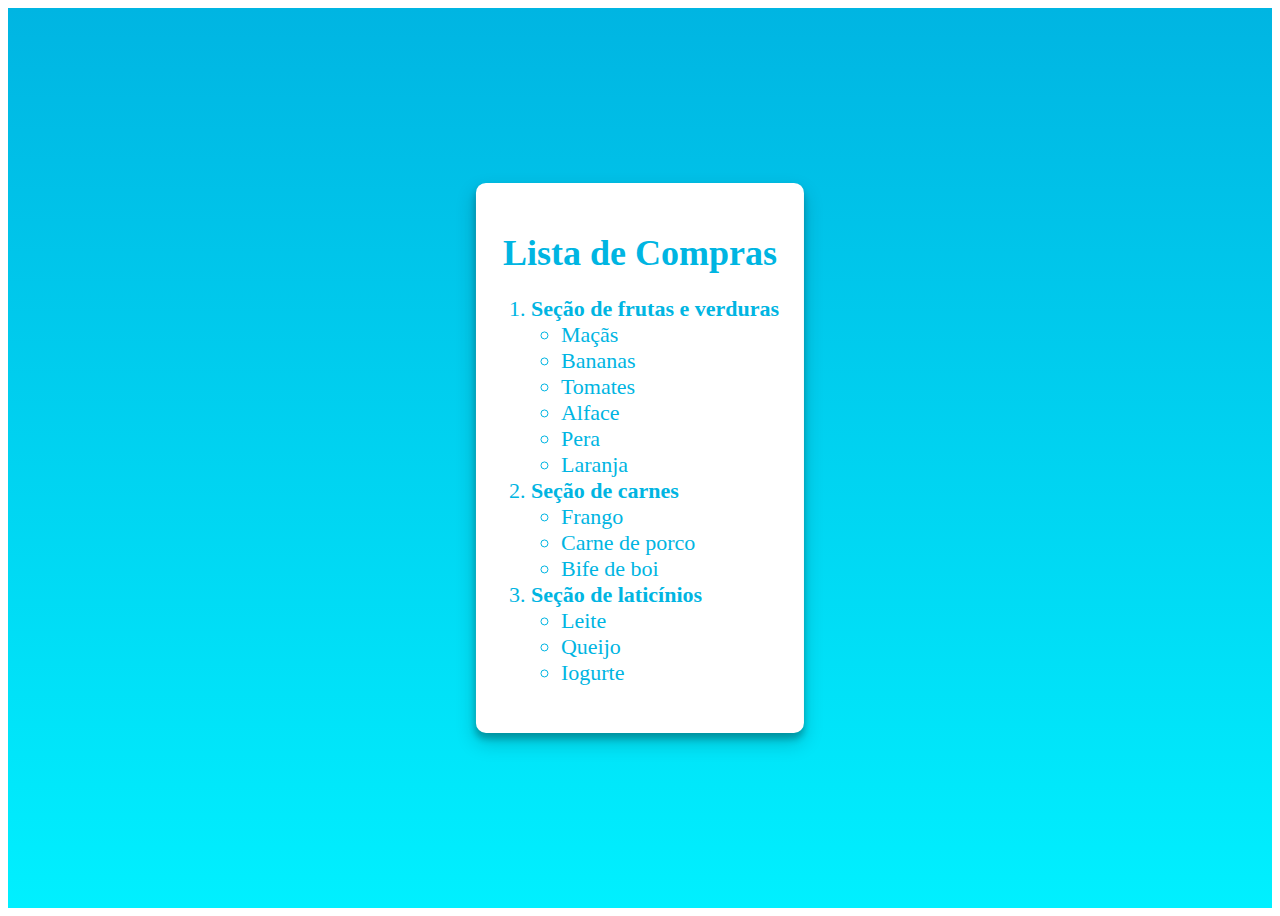
<file: Aula 03/Atributos, listas e tabelas/index.html>
<!DOCTYPE html>
<html lang="pt-br">

<head>
    <meta charset="UTF-8">
    <meta http-equiv="X-UA-Compatible" content="IE=edge">
    <meta name="viewport" content="width=device-width, initial-scale=1.0">
    <title>Document</title>
    <link rel="stylesheet" href="Styles.css">
</head>

<body>
    <div class="lista-de-compras">
        <div class="container">
            <h1>Lista de Compras</h1>
            <ol>
                <li><b>Seção de frutas e verduras</b>
                    <ul>
                        <li>Maçãs</li>
                        <li>Bananas</li>
                        <li>Tomates</li>
                        <li>Alface</li>
                        <li>Pera</li>
                        <li>Laranja</li>
                    </ul>
                </li>
                <li><b>Seção de carnes</b>
                    <ul>
                        <li>Frango</li>
                        <li>Carne de porco</li>
                        <li>Bife de boi</li>
                    </ul>
                </li>
                <li><b>Seção de laticínios</b>
                    <ul>
                        <li>Leite</li>
                        <li>Queijo</li>
                        <li>Iogurte</li>
                    </ul>
                </li>
            </ol>
        </div>
    </div>

</body>

</html>
</file>
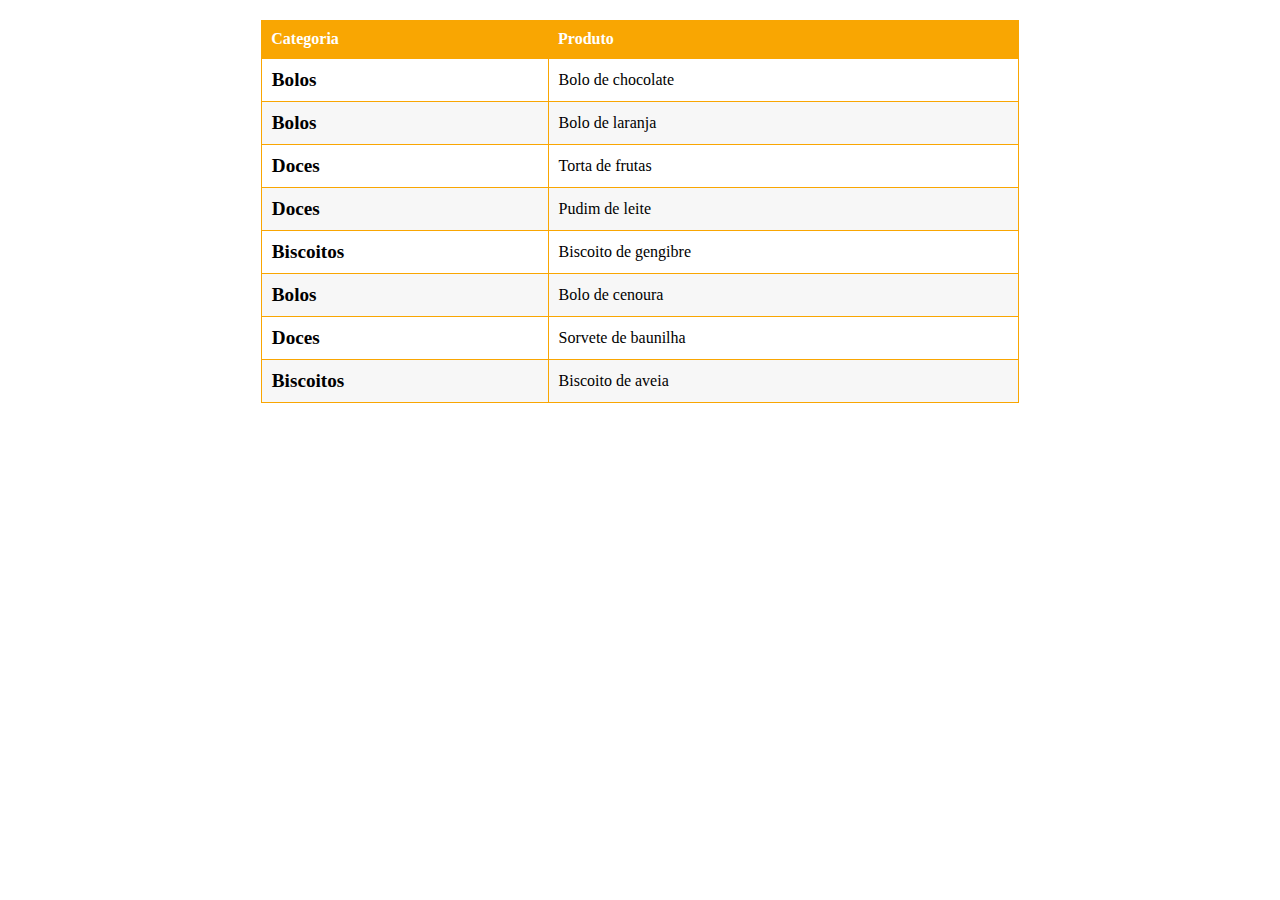
<file: Aula 03/Estoque-de-produtos-da-loja/Index.html>
<!DOCTYPE html>
<html lang="pt-br">
<head>
    <meta charset="UTF-8">
    <meta http-equiv="X-UA-Compatible" content="IE=edge">
    <meta name="viewport" content="width=device-width, initial-scale=1.0">
    <title>Estoque-de-produtos</title>
    <link rel="stylesheet" href="styles.css">
</head>
<body>
  <table>
    <thead>
      <tr>
        <th>Categoria</th>
        <th>Produto</th>
      </tr>
    </thead>
    <tbody>
      <tr>
        <td><strong>Bolos</strong></td>
        <td>Bolo de chocolate</td>
      </tr>
      <tr>
        <td><strong>Bolos</strong></td>
        <td>Bolo de laranja</td>
      </tr>
      <tr>
        <td><strong>Doces</strong></td>
        <td>Torta de frutas</td>
      </tr>
      <tr>
        <td><strong>Doces</strong></td>
        <td>Pudim de leite</td>
      </tr>
      <tr>
        <td><strong>Biscoitos</strong></td>
        <td>Biscoito de gengibre</td>
      </tr>
      <tr>
        <td><strong>Bolos</strong></td>
        <td>Bolo de cenoura</td>
      </tr>
      <tr>
        <td><strong>Doces</strong></td>
        <td>Sorvete de baunilha</td>
      </tr>
      <tr>
        <td><strong>Biscoitos</strong></td>
        <td>Biscoito de aveia</td>
      </tr>
    </tbody>
  </table>
  
</body>
</html>
</file>
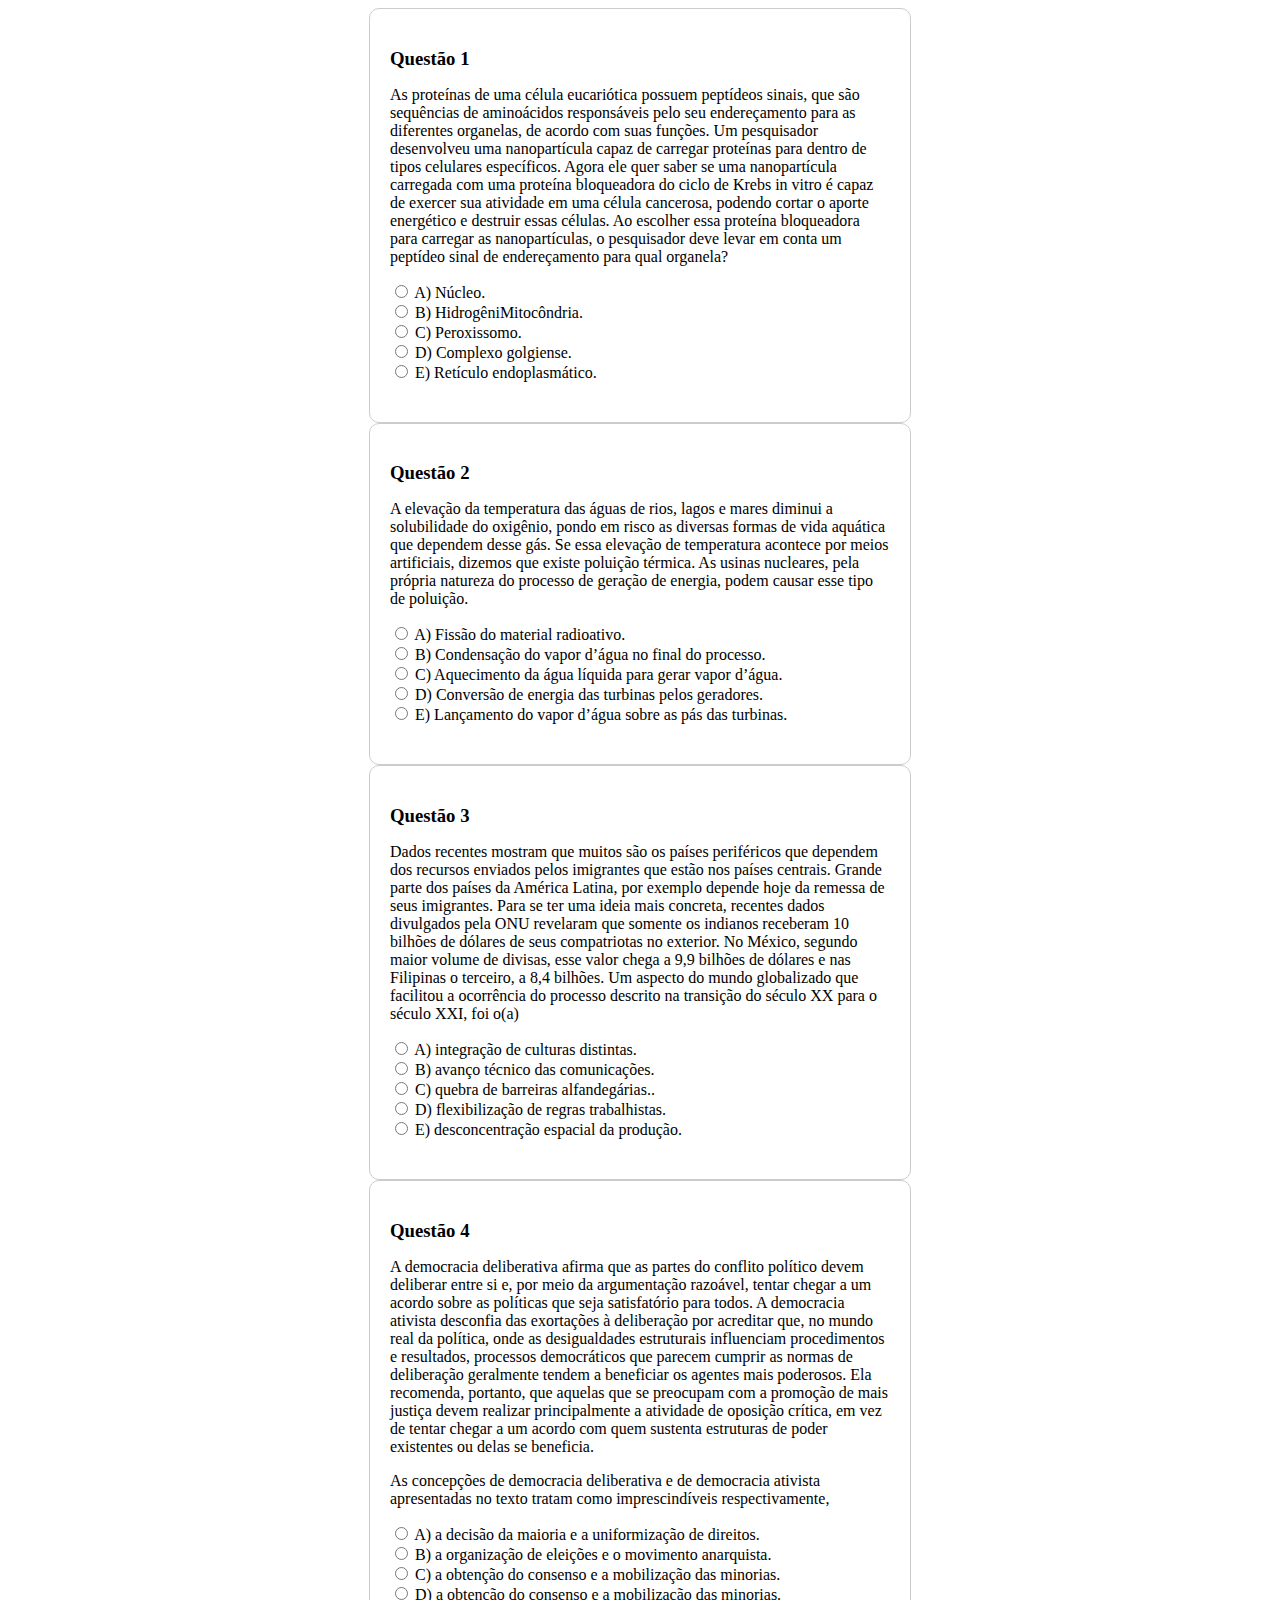
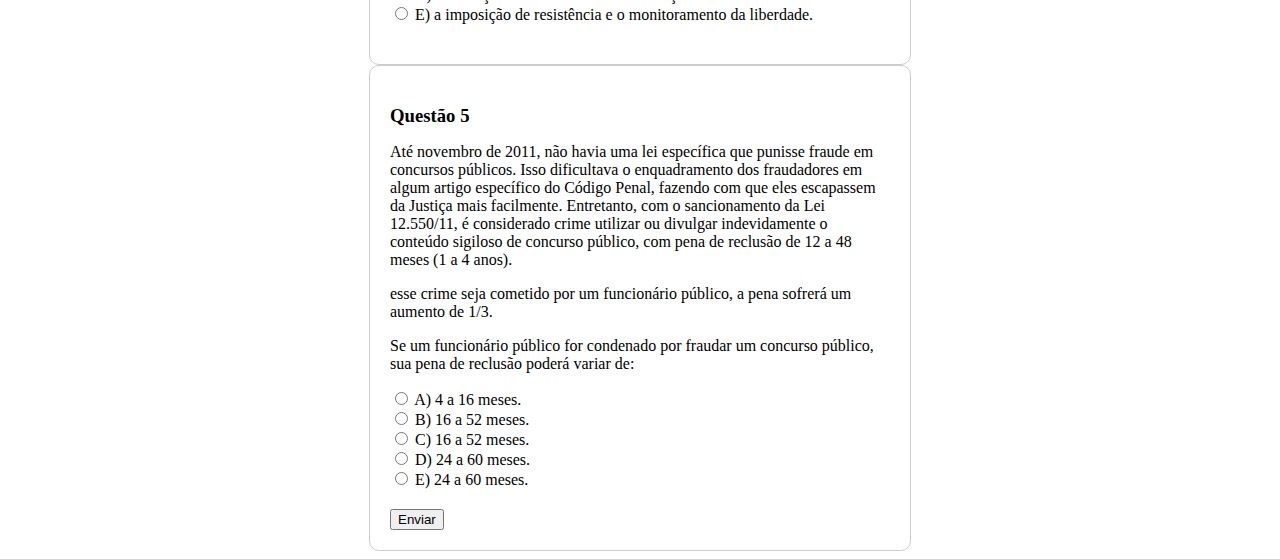
<file: Aula 04/Estudando para o Enem/index.html>
<!DOCTYPE html>
<html lang="pt-br">
<head>
    <meta charset="UTF-8">
    <meta http-equiv="X-UA-Compatible" content="IE=edge">
    <meta name="viewport" content="width=device-width, initial-scale=1.0">
    <title>Simulado Enem</title>
    <style>
        .questions-form {
            width: 500px;
            margin: 0 auto;
            padding: 20px;
            border: 1px solid #ccc;
            border-radius: 10px;
        }

        .question {
            margin-bottom: 20px;
        }

        .question h3 {
            font-weight: bold;
            margin-bottom: 10px;
        }

        .answer {
            margin-bottom: 10px;
        }
    </style>
</head>

<body>
    <form class="questions-form">
        <div class="question">
            <h3>Questão 1</h3>
            <p>As proteínas de uma célula eucariótica possuem peptídeos sinais, que são sequências de aminoácidos
                responsáveis pelo seu endereçamento para as diferentes organelas, de acordo com suas funções. Um
                pesquisador desenvolveu uma nanopartícula capaz de carregar proteínas para dentro de tipos celulares
                específicos. Agora ele quer saber se uma nanopartícula carregada com uma proteína bloqueadora do ciclo
                de Krebs in vitro é capaz de exercer sua atividade em uma célula cancerosa, podendo cortar o aporte
                energético e destruir essas células.

                Ao escolher essa proteína bloqueadora para carregar as nanopartículas, o pesquisador deve levar em conta
                um peptídeo sinal de endereçamento para qual organela?</p>
            <div class="answer">
                <input type="radio" name="question-1" id="question-1-a" value="a">
                <label for="question-1-a">A) Núcleo.</label><br>

                <input type="radio" name="question-1" id="question-1-b" value="b">
                <label for="question-1-b">B) HidrogêniMitocôndria.</label><br>

                <input type="radio" name="question-1" id="question-1-c" value="c">
                <label for="question-1-c">C) Peroxissomo.</label><br>

                <input type="radio" name="question-1" id="question-1-d" value="d">
                <label for="question-1-d">D) Complexo golgiense.</label><br>

                <input type="radio" name="question-1" id="question-1-e" value="e">
                <label for="question-1-d">E) Retículo endoplasmático.</label><br>
            </div>
        </div>
    </form>

    <form class="questions-form">
        <div class="question">
            <h3>Questão 2</h3>
            <p>A elevação da temperatura das águas de rios, lagos e mares diminui a solubilidade do oxigênio, pondo em
                risco as diversas formas de vida aquática que dependem desse gás. Se essa elevação de temperatura
                acontece por meios artificiais, dizemos que existe poluição térmica. As usinas nucleares, pela própria
                natureza do processo de geração de energia, podem causar esse tipo de poluição.</p>
            <div class="answer">
                <input type="radio" name="question-2" id="question-2-a" value="a">
                <label for="question-2-a">A) Fissão do material radioativo.</label><br>

                <input type="radio" name="question-2" id="question-2-b" value="b">
                <label for="question-2-b">B) Condensação do vapor d’água no final do processo.</label><br>

                <input type="radio" name="question-2" id="question-2-c" value="c">
                <label for="question-2-c">C) Aquecimento da água líquida para gerar vapor d’água.</label><br>

                <input type="radio" name="question-2" id="question-2-d" value="d">
                <label for="question-2-d">D) Conversão de energia das turbinas pelos geradores.</label><br>

                <input type="radio" name="question-2" id="question-2-e" value="e">
                <label for="question-2-e">E) Lançamento do vapor d’água sobre as pás das turbinas.</label><br>
            </div>
        </div>
    </form>

    <form class="questions-form">
        <div class="question">
            <h3>Questão 3</h3>
            <p>Dados recentes mostram que muitos são os países periféricos que dependem dos recursos enviados pelos
                imigrantes que estão nos países centrais. Grande parte dos países da América Latina, por exemplo depende
                hoje da remessa de seus imigrantes. Para se ter uma ideia mais concreta, recentes dados divulgados pela
                ONU revelaram que somente os indianos receberam 10 bilhões de dólares de seus compatriotas no exterior.
                No México, segundo maior volume de divisas, esse valor chega a 9,9 bilhões de dólares e nas Filipinas o
                terceiro, a 8,4 bilhões.

                Um aspecto do mundo globalizado que facilitou a ocorrência do processo descrito na transição do século
                XX para o século XXI, foi o(a)</p>
            <div class="answer">
                <input type="radio" name="question-3" id="question-3-a" value="a">
                <label for="question-3-a">A) integração de culturas distintas.</label><br>

                <input type="radio" name="question-3" id="question-3-b" value="b">
                <label for="question-3-b">B) avanço técnico das comunicações.</label><br>

                <input type="radio" name="question-3" id="question-3-c" value="c">
                <label for="question-3-c">C) quebra de barreiras alfandegárias..</label><br>

                <input type="radio" name="question-3" id="question-3-d" value="d">
                <label for="question-3-d">D) flexibilização de regras trabalhistas.</label><br>

                <input type="radio" name="question-3" id="question-3-e" value="e">
                <label for="question-3-e">E) desconcentração espacial da produção.</label><br>
            </div>
        </div>
    </form>

    <form class="questions-form">
        <div class="question">
            <h3>Questão 4</h3>
            <p>A democracia deliberativa afirma que as partes do conflito político devem deliberar entre si e, por meio
                da argumentação razoável, tentar chegar a um acordo sobre as políticas que seja satisfatório para todos.
                A democracia ativista desconfia das exortações à deliberação por acreditar que, no mundo real da
                política, onde as desigualdades estruturais influenciam procedimentos e resultados, processos
                democráticos que parecem cumprir as normas de deliberação geralmente tendem a beneficiar os agentes mais
                poderosos. Ela recomenda, portanto, que aquelas que se preocupam com a promoção de mais justiça devem
                realizar principalmente a atividade de oposição crítica, em vez de tentar chegar a um acordo com quem
                sustenta estruturas de poder existentes ou delas se beneficia.</p>
            <p>As concepções de democracia deliberativa e de democracia ativista apresentadas no texto tratam como
                imprescindíveis respectivamente,</p>
            <div class="answer">
                <input type="radio" name="question-4" id="question-4-a" value="a">
                <label for="question-4-a">A) a decisão da maioria e a uniformização de direitos.</label><br>

                <input type="radio" name="question-4" id="question-4-b" value="b">
                <label for="question-4-b">B) a organização de eleições e o movimento anarquista.</label><br>

                <input type="radio" name="question-4" id="question-4-c" value="c">
                <label for="question-4-c">C) a obtenção do consenso e a mobilização das minorias.</label><br>

                <input type="radio" name="question-4-c" id="question-4-d" value="d">
                <label for="question-4-d">D) a obtenção do consenso e a mobilização das minorias.</label><br>

                <input type="radio" name="question-4" id="question-4-e" value="e">
                <label for="question-4-e">E) a imposição de resistência e o monitoramento da liberdade.</label><br>
            </div>
        </div>
    </form>

    <form class="questions-form">
        <div class="question">
            <h3>Questão 5</h3>
            <p>Até novembro de 2011, não havia uma lei específica que punisse fraude em concursos públicos. Isso
                dificultava o enquadramento dos fraudadores em algum artigo específico do Código Penal, fazendo com que
                eles escapassem da Justiça mais facilmente. Entretanto, com o sancionamento da Lei 12.550/11, é
                considerado crime utilizar ou divulgar indevidamente o conteúdo sigiloso de concurso público, com pena
                de reclusão de 12 a 48 meses (1 a 4 anos).</p>
            <p>esse crime seja cometido por um funcionário público, a pena sofrerá um aumento de 1/3.</p>
            <p>Se um funcionário público for condenado por fraudar um concurso público, sua pena de reclusão poderá
                variar de:</p>
            <div class="answer">
                <input type="radio" name="question-5" id="question-5-a" value="a">
                <label for="question-5-a">A) 4 a 16 meses.</label><br>

                <input type="radio" name="question-5" id="question-5-b" value="b">
                <label for="question-5-b">B) 16 a 52 meses.</label><br>

                <input type="radio" name="question-5" id="question-5-c" value="c">
                <label for="question-5-c">C) 16 a 52 meses.</label><br>

                <input type="radio" name="question-5" id="question-5-d" value="d">
                <label for="question-5-d">D) 24 a 60 meses.</label><br>

                <input type="radio" name="question-5" id="question-5-e" value="e">
                <label for="question-5-e">E) 24 a 60 meses.</label><br>
            </div>
        </div>
        <input class="buttom" type="submit" value="Enviar">
    </form>

    <script>
      const form = document.querySelector('.questions-form');
      form.addEventListener('submit', (event) => {
        const selectedAnswers = form.querySelectorAll('input[type="radio"]:checked');
        if (selectedAnswers.length !== 5) {
          alert('Você deve responder a todas as perguntas antes de enviar o formulário');
          event.preventDefault();
        }
      });
    </script>
</body>

</html>
</file>
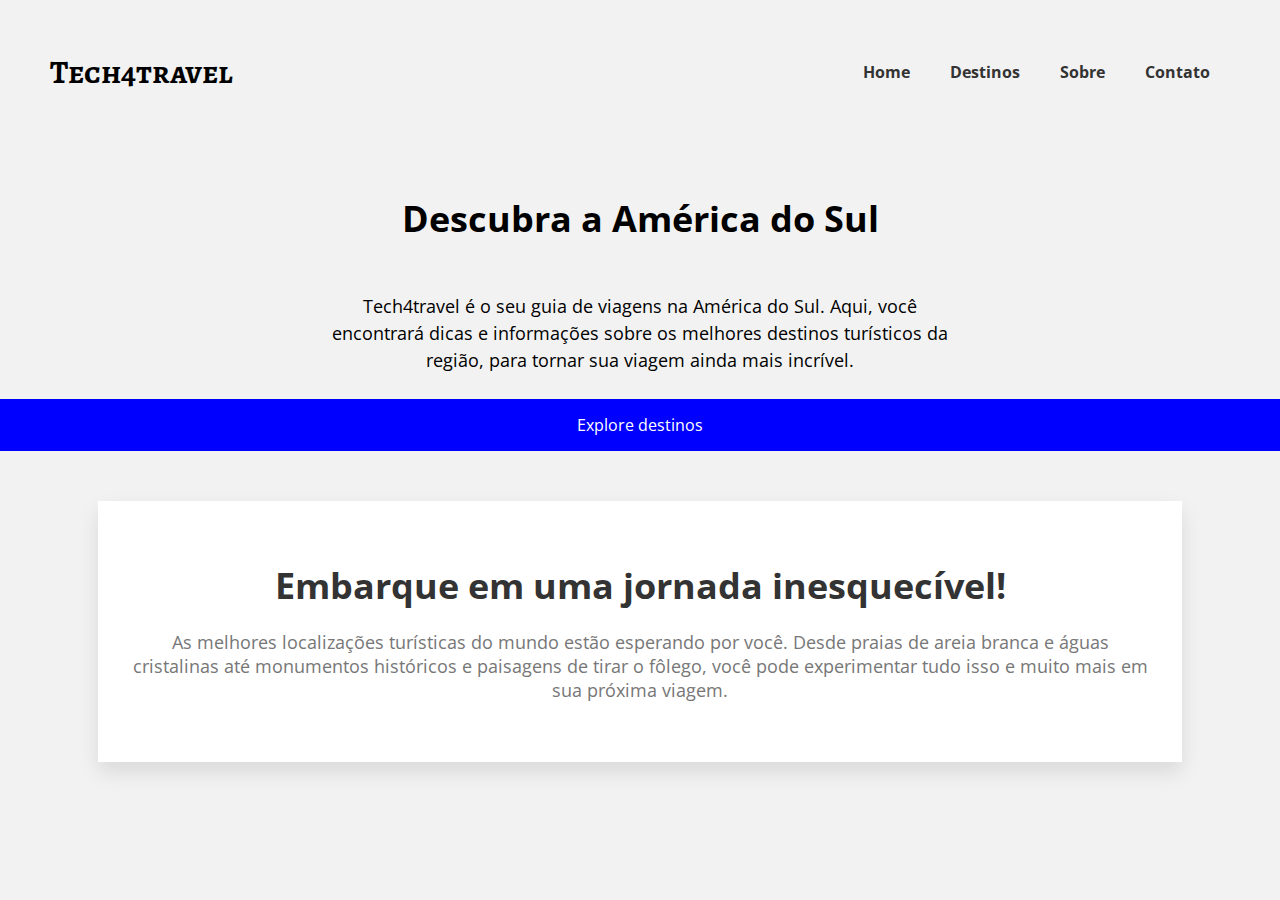
<file: Aula 05/Tech4travel/index.html>
<!DOCTYPE html>
<html lang="pt-br">

<head>
    <meta charset="UTF-8">
    <meta http-equiv="X-UA-Compatible" content="IE=edge">
    <meta name="viewport" content="width=device-width, initial-scale=1.0">
    <title>Tech4travel</title>
    <link href="https://fonts.googleapis.com/css2?family=Open+Sans:wght@400;700&display=swap" rel="stylesheet">
    <link rel="stylesheet" href="styles.css">
    <link rel="preconnect" href="https://fonts.googleapis.com">
    <link rel="preconnect" href="https://fonts.gstatic.com" crossorigin>
    <link href="https://fonts.googleapis.com/css2?family=Alegreya+SC:ital,wght@1,700&family=Bebas+Neue&display=swap"
        rel="stylesheet">
</head>

<body>
    <header>
        <h1 class="logo">Tech4travel</h1>
        <nav>
            <ul>
                <li><a href="#home">Home</a></li>
                <li><a href="destinos.html">Destinos</a></li>
                <li><a href="#sobre">Sobre</a></li>
                <li><a href="contato.html">Contato</a></li>
            </ul>
        </nav>
    </header>

    <main id="home">
        <h2 class="home-title">Descubra a América do Sul</h2>
        <p class="home-text">Tech4travel é o seu guia de viagens na América do Sul. Aqui, você encontrará dicas e
            informações sobre os melhores destinos turísticos da região, para tornar sua viagem ainda mais incrível.</p>
        <a href="destinos.html" class="home-btn">Explore destinos</a>
    </main>

    <div class="message-container">
        <h2>Embarque em uma jornada inesquecível!</h2>
        <p>As melhores localizações turísticas do mundo estão esperando por você. Desde praias de areia branca e águas
            cristalinas até monumentos históricos e paisagens de tirar o fôlego, você pode experimentar tudo isso e
            muito mais em sua próxima viagem.</p>
    </div>



</body>

</html>
</file>
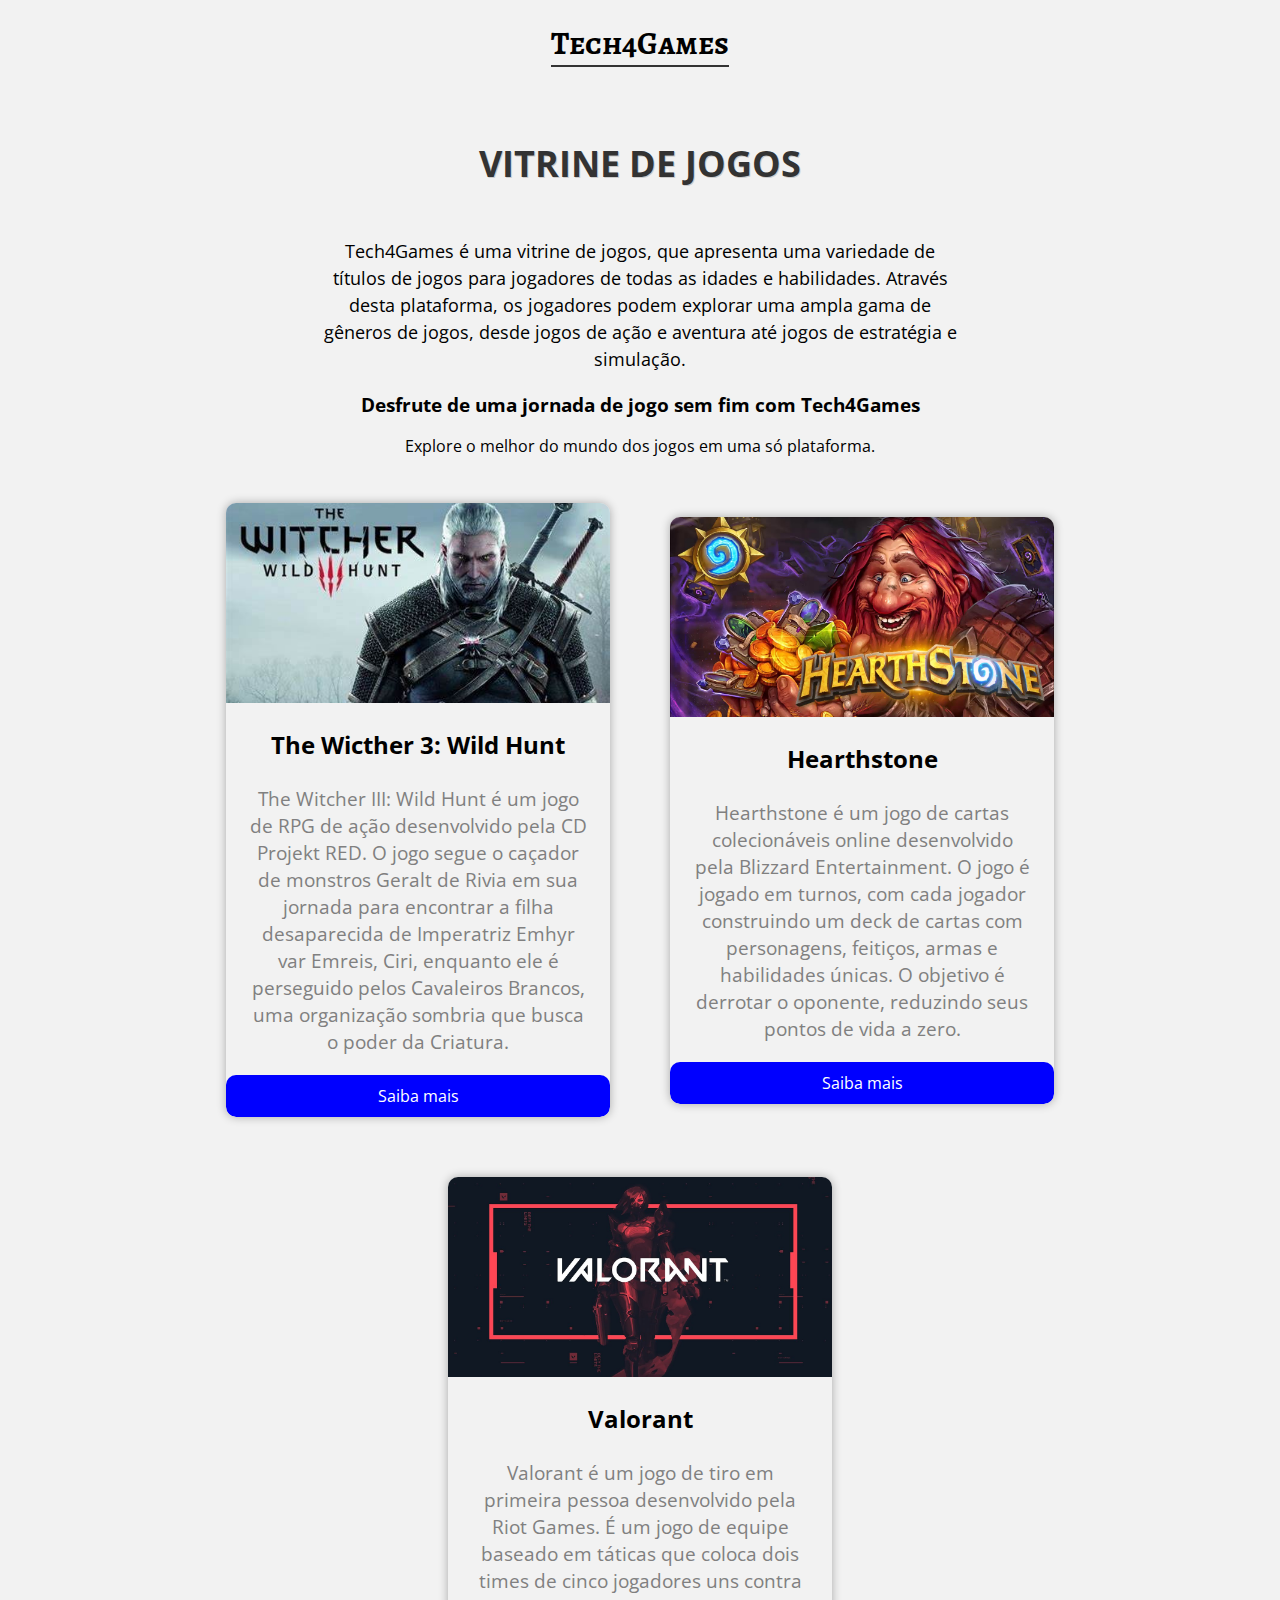
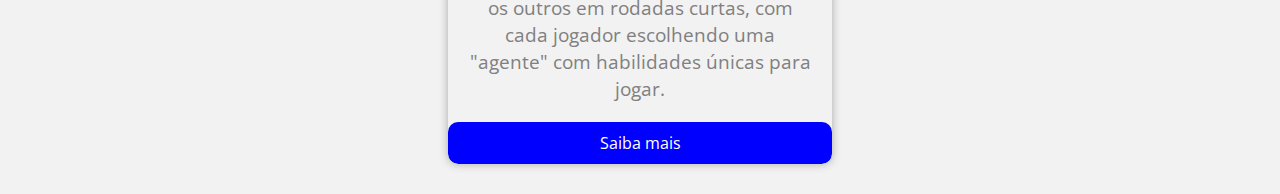
<file: Aula 05/Vitrine de jogos/index.html>
<!DOCTYPE html>
<html lang="pt-br">

<head>
    <meta charset="UTF-8">
    <meta http-equiv="X-UA-Compatible" content="IE=edge">
    <meta name="viewport" content="width=device-width, initial-scale=1.0">
    <title>Tech4Games</title>
    <link href="https://fonts.googleapis.com/css2?family=Open+Sans:wght@400;700&display=swap" rel="stylesheet">
    <link rel="stylesheet" href="styles.css">
    <link rel="preconnect" href="https://fonts.googleapis.com">
    <link rel="preconnect" href="https://fonts.gstatic.com" crossorigin>
    <link href="https://fonts.googleapis.com/css2?family=Alegreya+SC:ital,wght@1,700&family=Bebas+Neue&display=swap"
        rel="stylesheet">
</head>

<body>
    <header>
        <h1 class="logo">Tech4Games</h1>
    </header>

    <main id="home">
        <h2 class="home-title">Vitrine de jogos</h2>
        <p class="home-text">Tech4Games é uma vitrine de jogos, que apresenta uma variedade de títulos de jogos para jogadores de todas as idades e habilidades. Através desta plataforma, os jogadores podem explorar uma ampla gama de gêneros de jogos, desde jogos de ação e aventura até jogos de estratégia e simulação.</p>
    </main>
    <h3 style="text-align: center;">Desfrute de uma jornada de jogo sem fim com Tech4Games</h3>
    <p style="text-align: center;">Explore o melhor do mundo dos jogos em uma só plataforma.</p>
    <div class="game-container">
        <div class="game">
            <img src="the wicther.jpeg" alt="game 1">
            <h3>The Wicther 3: Wild Hunt</h3>
            <p>The Witcher III: Wild Hunt é um jogo de RPG de ação desenvolvido pela CD Projekt RED. O jogo segue o caçador de monstros Geralt de Rivia em sua jornada para encontrar a filha desaparecida de Imperatriz Emhyr var Emreis, Ciri, enquanto ele é perseguido pelos Cavaleiros Brancos, uma organização sombria que busca o poder da Criatura.</p>
            <a href="the-witcher.html">Saiba mais</a>
        </div>

        <div class="game">
            <img src="hearthstone.jpg" alt="game 2">
            <h3>Hearthstone</h3>
            <p>Hearthstone é um jogo de cartas colecionáveis online desenvolvido pela Blizzard Entertainment. O jogo é jogado em turnos, com cada jogador construindo um deck de cartas com personagens, feitiços, armas e habilidades únicas. O objetivo é derrotar o oponente, reduzindo seus pontos de vida a zero.</p>
            <a href="hearthstone.html">Saiba mais</a>
        </div>

        <div class="game">
            <img src="valorant.jpg" alt="game 3">
            <h3>Valorant</h3>
            <p>Valorant é um jogo de tiro em primeira pessoa desenvolvido pela Riot Games. É um jogo de equipe baseado em táticas que coloca dois times de cinco jogadores uns contra os outros em rodadas curtas, com cada jogador escolhendo uma "agente" com habilidades únicas para jogar.</p>
            <a href="valorant.html">Saiba mais</a>
        </div>
    </div>
</body>

</html>
</file>
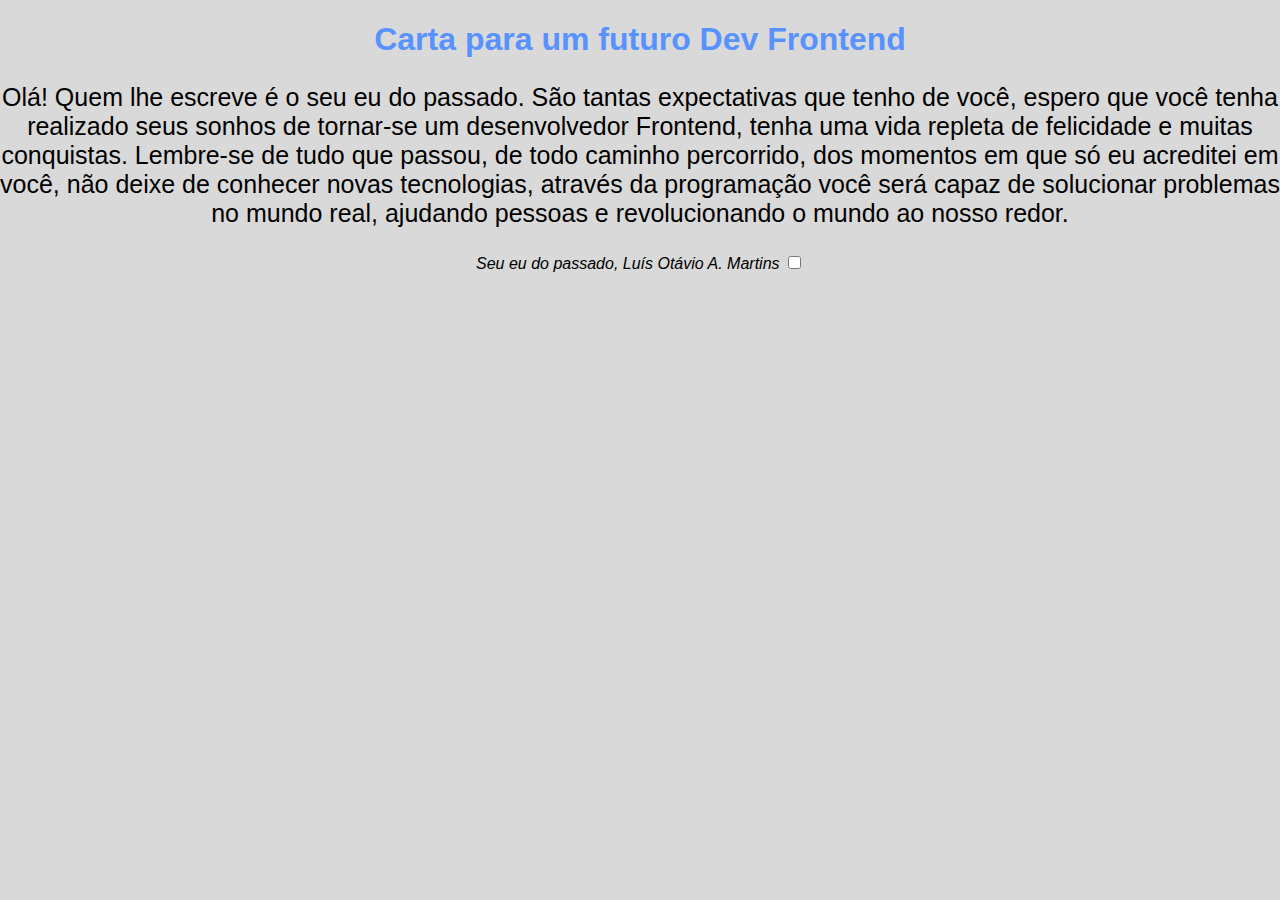
<file: Aula 02/Carta-para-um-dev-frontend.html>
<!DOCTYPE html>
<html lang="en">

<head>
    <meta charset="UTF-8">
    <meta http-equiv="X-UA-Compatible" content="IE=edge">
    <meta name="viewport" content="width=device-width, initial-scale=1.0">
    <title>Carta para um Dev Frontend</title>
    <style>
        body {
            margin: 0;
            padding: 0;
            box-sizing: border-box;
            font-family: Verdana, Geneva, Tahoma, sans-serif;
            text-align: center;
            background-color: rgb(217, 217, 217);
        }

        h1 {
            color: rgb(87, 146, 255);
        }

        p {
            font-size: 25px;
        }
    </style>
</head>

<body>
    <h1>Carta para um futuro Dev Frontend</h1>
    <p>Olá! Quem lhe escreve é o seu eu do passado. São tantas expectativas que tenho de você, espero que você tenha
        realizado seus sonhos de tornar-se um desenvolvedor Frontend, tenha uma vida repleta de felicidade e muitas
        conquistas. Lembre-se de tudo que passou, de todo caminho percorrido, dos momentos em que só eu acreditei em você,
        não deixe de conhecer novas tecnologias, através da programação você será capaz de solucionar problemas no
        mundo real, ajudando pessoas e revolucionando o mundo ao nosso redor. </p>
    <i>Seu eu do passado, Luís Otávio A. Martins</i>
    <input type="checkbox" name="Visualizou" id="">
</body>

</html>
</file>
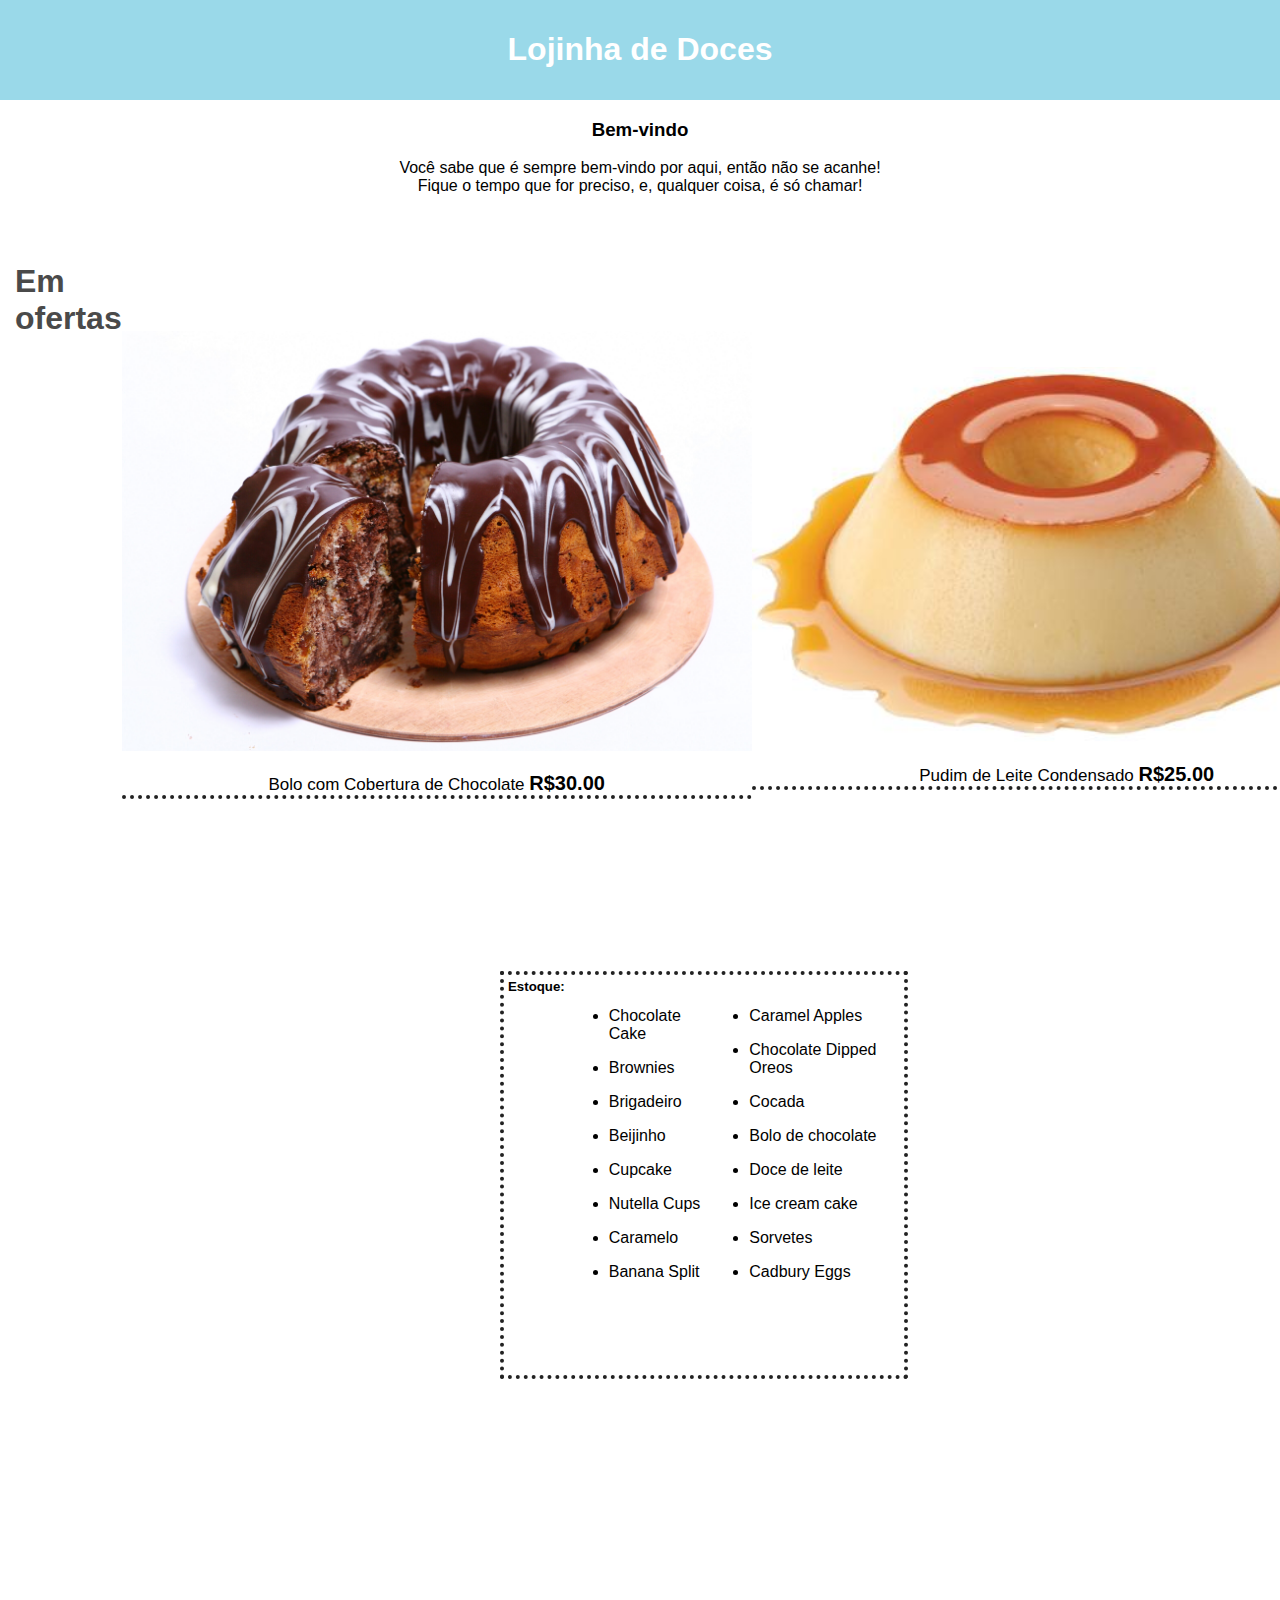
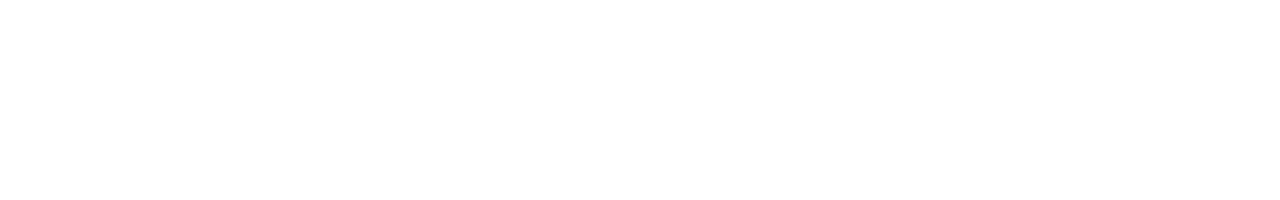
<file: Aula 02/Estoque de produtos/Estoque.html>
<!DOCTYPE html>
<html lang="en">

<head>
    <meta charset="UTF-8">
    <meta http-equiv="X-UA-Compatible" content="IE=edge">
    <meta name="viewport" content="width=device-width, initial-scale=1.0">
    <title>Estoque de Doces</title>
</head> 

<body
    style="margin: 0; box-sizing: border-box; font-family: Verdana, Geneva, Tahoma, sans-serif; background-color: #ffffff; height: 200vh;">
    <div class="menu" style="background-color: #9AD9E9; padding: 10px;">
        <div class="lojinha-de-doces">
            <h1 style="text-align: center; color: white;">Lojinha de Doces</h1>
        </div>
    </div>
    <h3 style="text-align: center;">Bem-vindo</h3>
    <p style="text-align: center;">Você sabe que é sempre bem-vindo por aqui, então não se acanhe! <br>Fique o tempo que
        for preciso, e, qualquer
        coisa, é só chamar!</br></p>
    <div class="wrapper" style="height: 70vh; width: auto; display: flex; padding-top: 30px;">
        <div class="produtos">
            <h1 style="margin-left: 15px; color: #4a4a4a;">Em ofertas</h1>
        </div>
        <div class="pr01">
            <img src="bolo.jpg" alt="bolo com cobertura de chocolate" style="width: 70vh; margin-top: 90px;">
            <p style="text-align: center; font-size: 17px; border-bottom: 4px dotted rgb(34, 34, 34)">Bolo com Cobertura de Chocolate <b>
                    <R1 style="font-size: 20px;">R$30.00</R1>
                </b></p>
        </div>
        <div class="pr02">
            <img src="pudim.jpeg" alt="pudim de leite condensado" style="width: 70vh; margin-top: 126px;">
            <p style="text-align: center;  font-size: 17px; border-bottom: 4px dotted rgb(34, 34, 34);">Pudim de Leite Condensado <b>
                    <R1 style="font-size: 20px;">R$25.00</R1>
                </b></p>
        </div>
    </div>
    <div class="doces" style="display: flex; height: 400px; width: 400px; border: 4px dotted rgb(34, 34, 34); margin: 100px 500px;">
        <h5 style="margin: 4px;">Estoque:</h5>
        <ul>
            <li>
                <p>Chocolate Cake</p>
            </li>
            <li>
                <p>Brownies</p>
            </li>
            <li>
                <p>Brigadeiro</p>
            </li>
            <li>
                <p>Beijinho</p>
            </li>
            <li>
                <p>Cupcake</p>
            </li>
            <li>
                <p>Nutella Cups</p>
            </li>
            <li>
                <p>Caramelo</p>
            </li>
            <li>
                <p>Banana Split</p>
            </li>
        </ul>
        <ul>
            <li>
                <p>Caramel Apples</p>
            </li>
            <li>
                <p>Chocolate Dipped Oreos</p>
            </li>
            <li>
                <p>Cocada</p>
            </li>
            <li>
                <p>Bolo de chocolate</p>
            </li>
            <li>
                <p>Doce de leite</p>
            </li>
            <li>
                <p>Ice cream cake</p>
            </li>
            <li>
                <p>Sorvetes</p>
            </li>
            <li>
                <p>Cadbury Eggs</p>
            </li>
        </ul>
    </div>
</body>

</html>
</file>
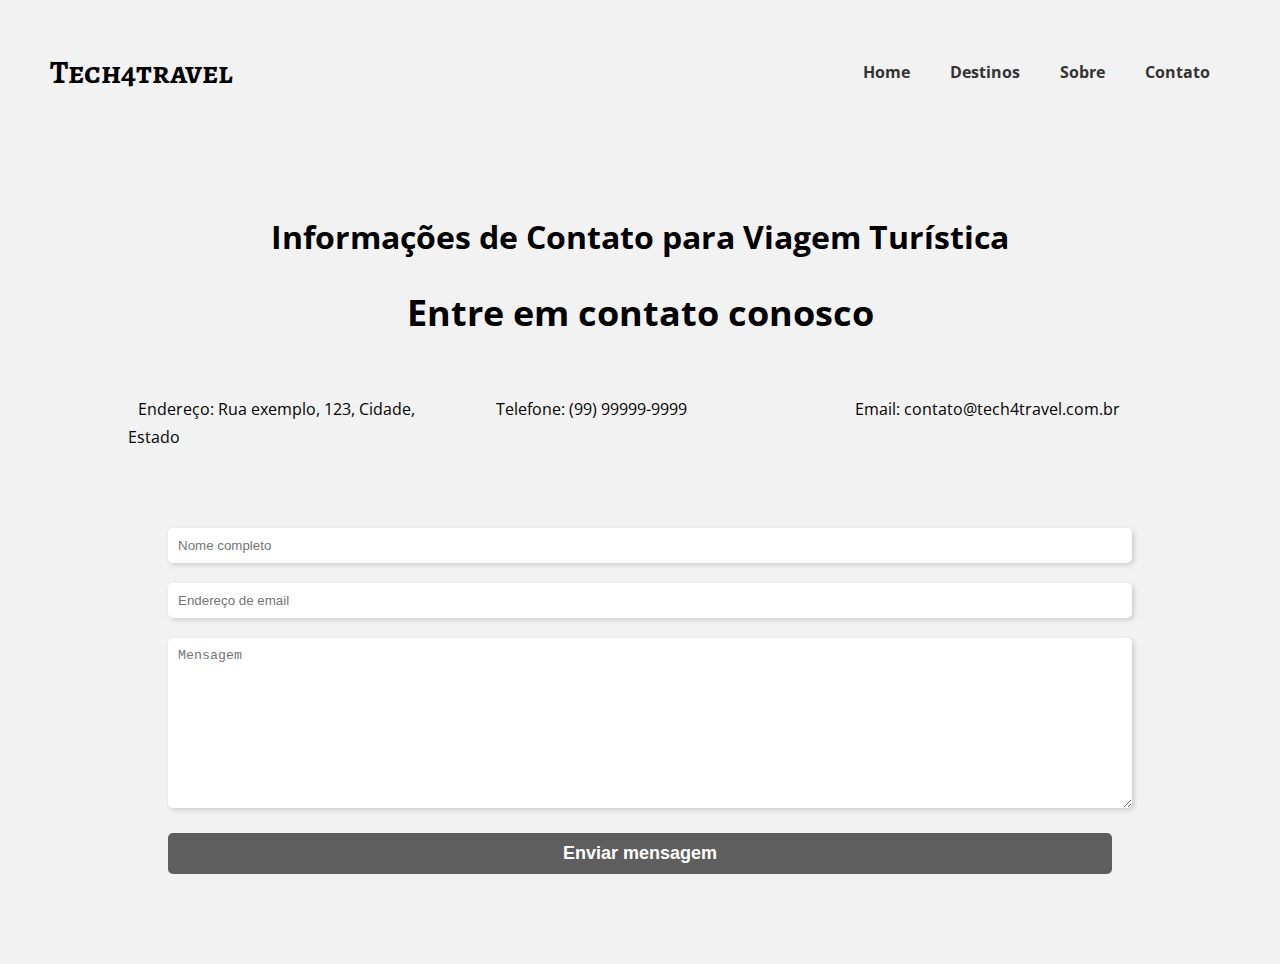
<file: Aula 05/Tech4travel/contato.html>
<!DOCTYPE html>
<html lang="pt-br">

<head>
  <meta charset="UTF-8">
  <meta http-equiv="X-UA-Compatible" content="IE=edge">
  <meta name="viewport" content="width=device-width, initial-scale=1.0">
  <title>Tech4travel</title>
  <link href="https://fonts.googleapis.com/css2?family=Open+Sans:wght@400;700&display=swap" rel="stylesheet">
  <link rel="stylesheet" href="styles.css">
  <link rel="preconnect" href="https://fonts.googleapis.com">
  <link rel="preconnect" href="https://fonts.gstatic.com" crossorigin>
  <link href="https://fonts.googleapis.com/css2?family=Alegreya+SC:ital,wght@1,700&family=Bebas+Neue&display=swap"
    rel="stylesheet">
</head>

<body>
  <header>
    <h1 class="logo">Tech4travel</h1>
    <nav>
      <ul>
        <li><a href="index.html">Home</a></li>
        <li><a href="destinos.html">Destinos</a></li>
        <li><a href="sobre.html">Sobre</a></li>
        <li><a href="contato.html">Contato</a></li>
      </ul>
    </nav>
  </header>
  <div class="container">
    <title>Informações de Contato para Viagem Turística</title>
    <h1>Informações de Contato para Viagem Turística</h1>
    <h2>Entre em contato conosco</h2>
    <div class="contact-info">
      <div>
        <i class="fas fa-map-marker-alt"></i>
        Endereço: Rua exemplo, 123, Cidade, Estado
      </div>
      <div>
        <i class="fas fa-phone"></i>
        Telefone: (99) 99999-9999
      </div>
      <div>
        <i class="fas fa-envelope"></i>
        Email: contato@tech4travel.com.br
      </div>
    </div>
    <div class="contact-form">
      <form>
        <input type="text" class="form-control" placeholder="Nome completo">
        <input type="email" class="form-control" placeholder="Endereço de email">
        <textarea class="form-control" placeholder="Mensagem"></textarea>
        <button class="btn">Enviar mensagem</button>
      </form>
    </div>
  </div>

</body>

</html>
</file>
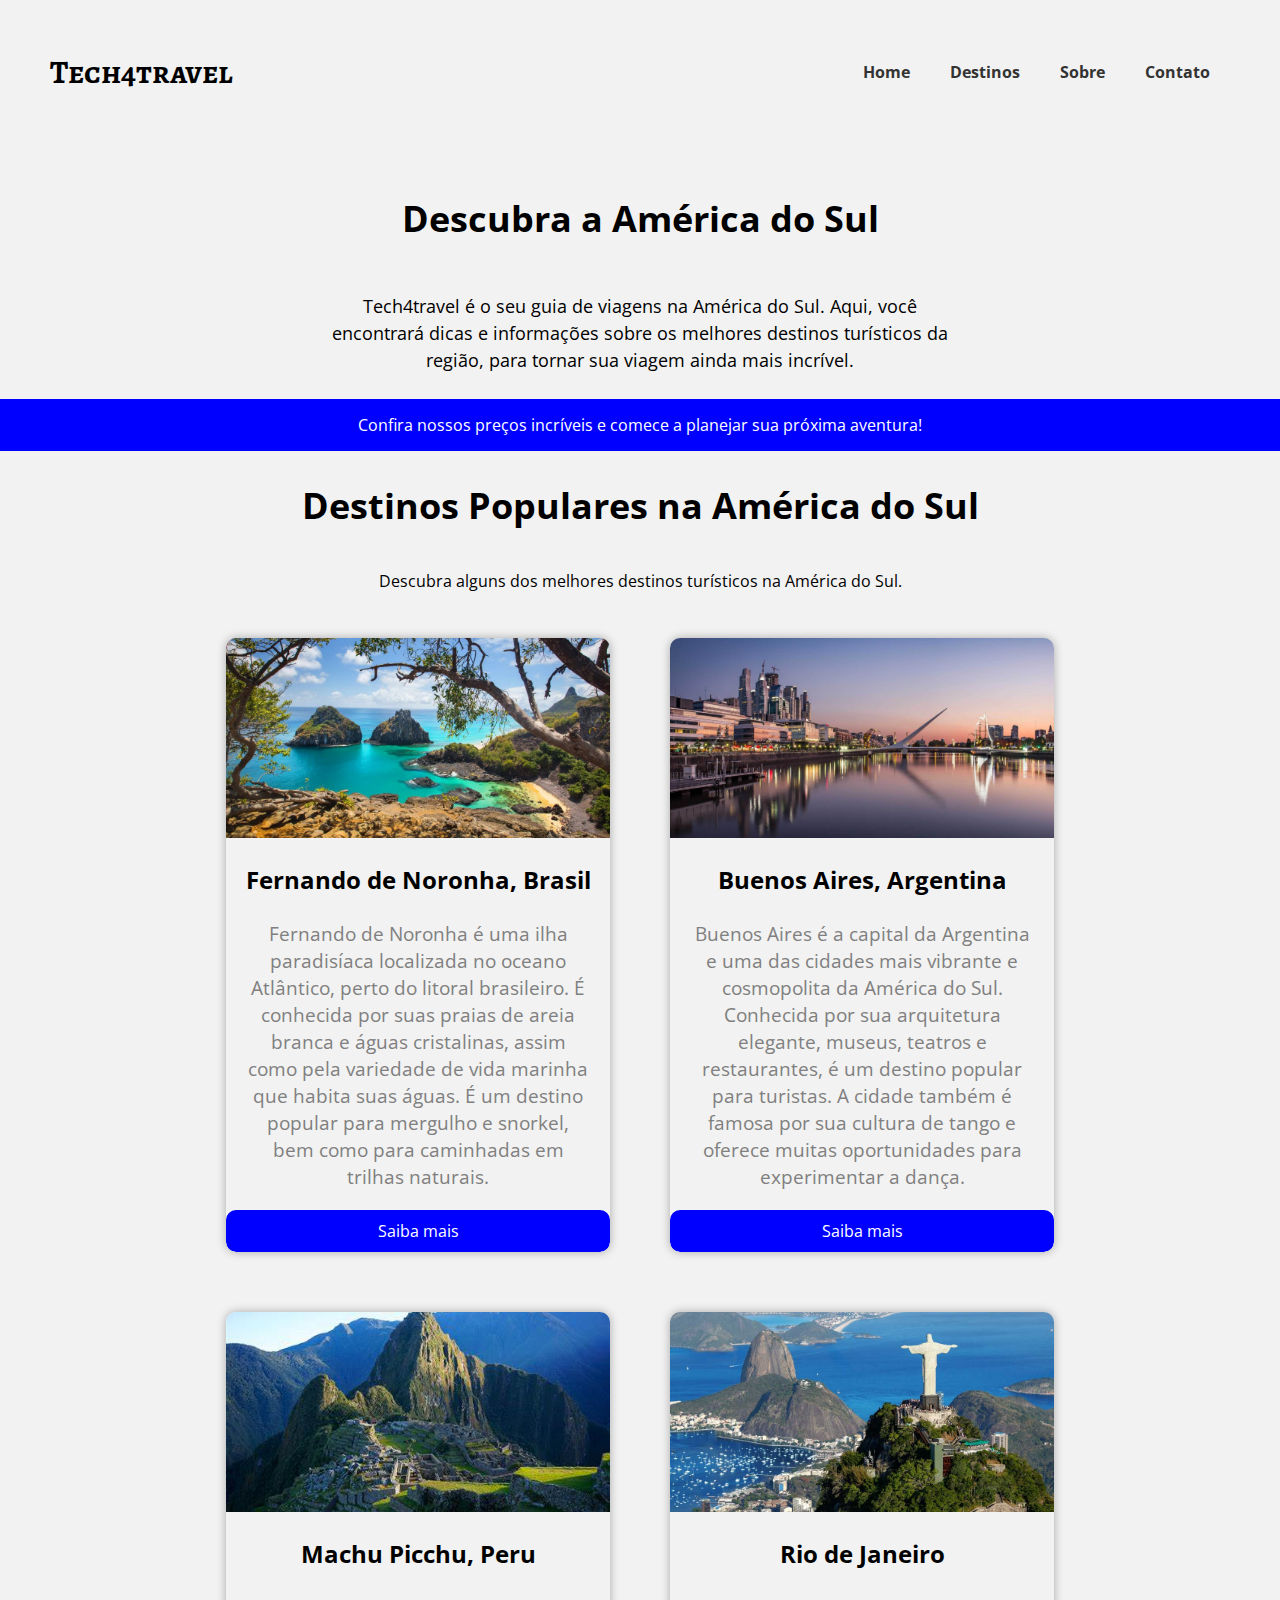
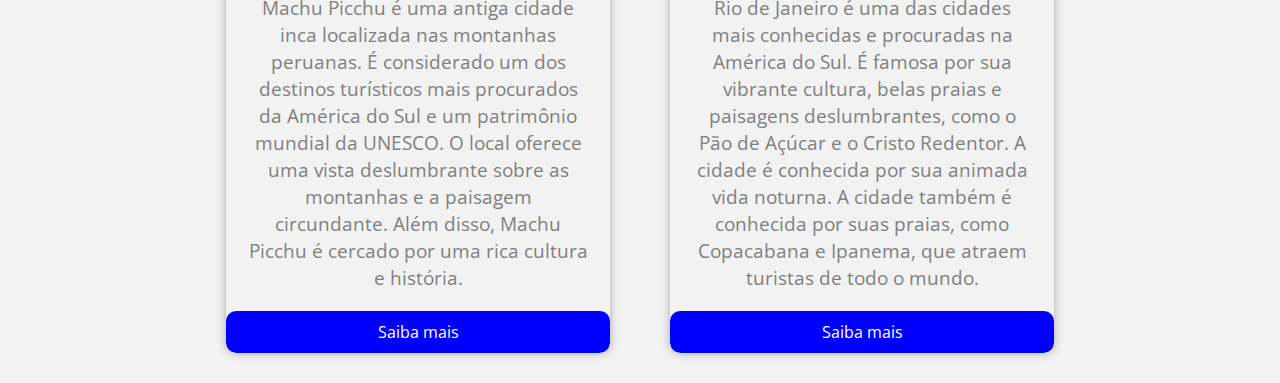
<file: Aula 05/Tech4travel/destinos.html>
<!DOCTYPE html>
<html lang="pt-br">

<head>
    <meta charset="UTF-8">
    <meta http-equiv="X-UA-Compatible" content="IE=edge">
    <meta name="viewport" content="width=device-width, initial-scale=1.0">
    <title>Tech4travel</title>
    <link href="https://fonts.googleapis.com/css2?family=Open+Sans:wght@400;700&display=swap" rel="stylesheet">
    <link rel="stylesheet" href="styles.css">
    <link rel="preconnect" href="https://fonts.googleapis.com">
    <link rel="preconnect" href="https://fonts.gstatic.com" crossorigin>
    <link href="https://fonts.googleapis.com/css2?family=Alegreya+SC:ital,wght@1,700&family=Bebas+Neue&display=swap"
        rel="stylesheet">
</head>

<body>
    <header>
        <h1 class="logo">Tech4travel</h1>
        <nav>
            <ul>
                <li><a href="index.html">Home</a></li>
                <li><a href="destinos.html">Destinos</a></li>
                <li><a href="sobre.html">Sobre</a></li>
                <li><a href="contato.html">Contato</a></li>
            </ul>
        </nav>
    </header>

    <main id="home">
        <h2 class="home-title">Descubra a América do Sul</h2>
        <p class="home-text">Tech4travel é o seu guia de viagens na América do Sul. Aqui, você encontrará dicas e
            informações sobre os melhores destinos turísticos da região, para tornar sua viagem ainda mais incrível.</p>
        <a href="sobre.html" class="home-btn">Confira nossos preços incríveis e comece a planejar sua próxima
            aventura!</a>
    </main>
    <h2 style="text-align: center;">Destinos Populares na América do Sul</h2>
    <p style="text-align: center;">Descubra alguns dos melhores destinos turísticos na América do Sul.</p>
    <div class="destinations-container">
        <div class="destination">
            <img src="./img/Fernado-de-noronha.jpg" alt="destination 1">
            <h3>Fernando de Noronha, Brasil</h3>
            <p>Fernando de Noronha é uma ilha paradisíaca localizada no oceano Atlântico, perto do litoral brasileiro. É
                conhecida por suas praias de areia branca e águas cristalinas, assim como pela variedade de vida marinha
                que habita suas águas. É um destino popular para mergulho e snorkel, bem como para caminhadas em trilhas
                naturais.</p>
            <a href="#">Saiba mais</a>
        </div>

        <div class="destination">
            <img src="./img/Buenos Aires.jpeg" alt="destination 2">
            <h3>Buenos Aires, Argentina</h3>
            <p>Buenos Aires é a capital da Argentina e uma das cidades mais vibrante e cosmopolita da América do Sul.
                Conhecida por sua arquitetura elegante, museus, teatros e restaurantes, é um destino popular para
                turistas. A cidade também é famosa por sua cultura de tango e oferece muitas oportunidades para
                experimentar a dança.</p>
            <a href="#">Saiba mais</a>
        </div>

        <div class="destination">
            <img src="./img/Machu Picchu,.jpeg" alt="destination 3">
            <h3>Machu Picchu, Peru</h3>
            <p>Machu Picchu é uma antiga cidade inca localizada nas montanhas peruanas. É considerado um dos destinos
                turísticos mais procurados da América do Sul e um patrimônio mundial da UNESCO. O local oferece uma
                vista deslumbrante sobre as montanhas e a
                paisagem circundante. Além disso, Machu Picchu é cercado por uma rica cultura e história.</p>
            <a href="#">Saiba mais</a>
        </div>

        <div class="destination">
            <img src="./img/Cristo Redentor.jpeg" alt="destination 3">
            <h3>Rio de Janeiro</h3>
            <p>Rio de Janeiro é uma das cidades mais conhecidas e procuradas na América do Sul. É famosa por sua
                vibrante cultura, belas praias e paisagens deslumbrantes, como o Pão de Açúcar e o Cristo Redentor. A
                cidade é conhecida por sua animada vida noturna. A
                cidade também é conhecida por suas praias, como Copacabana e Ipanema, que atraem turistas de todo o
                mundo.</p>
            <a href="#">Saiba mais</a>
        </div>
    </div>
</body>

</html>
</file>
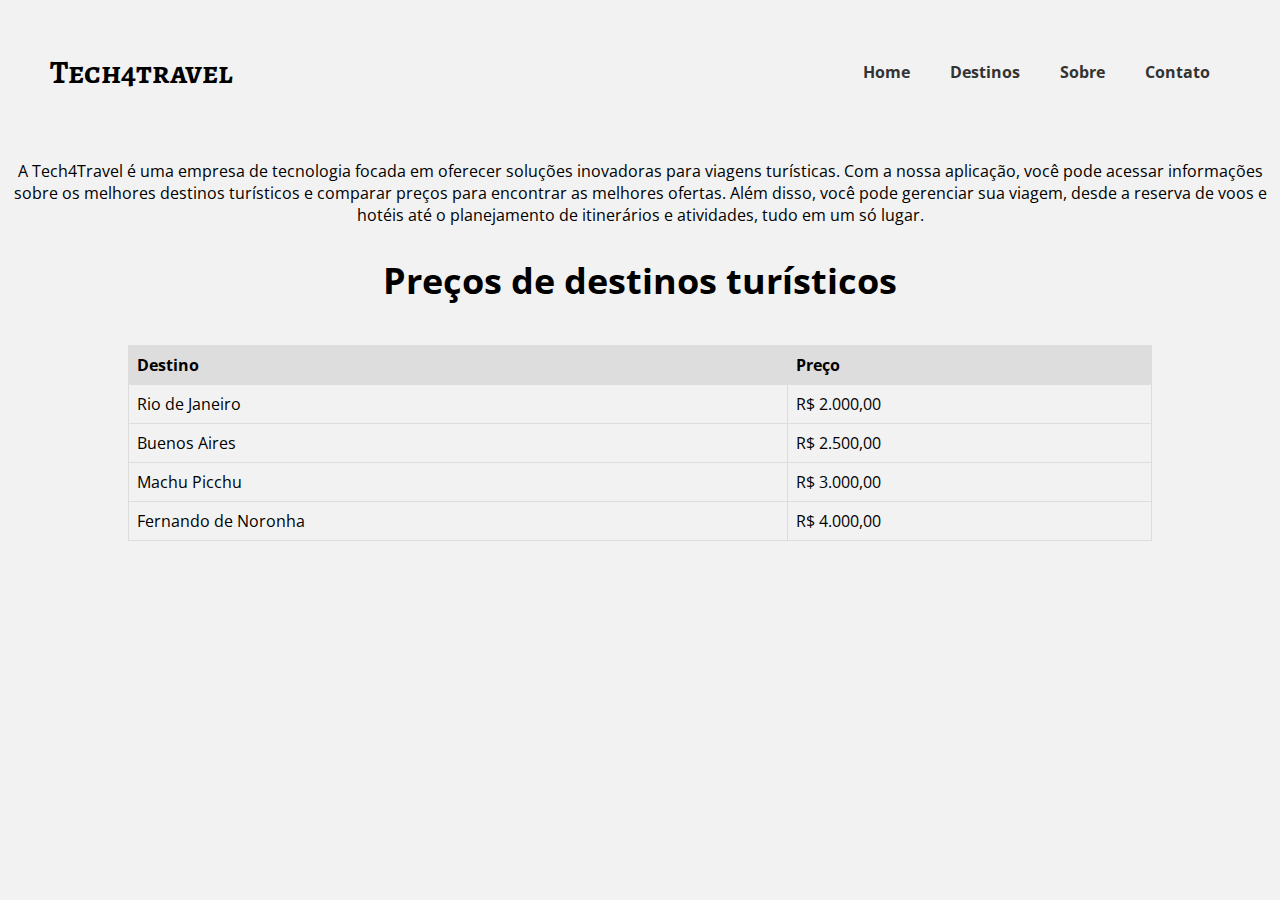
<file: Aula 05/Tech4travel/sobre.html>
<!DOCTYPE html>
<html lang="pt-br">

<head>
    <meta charset="UTF-8">
    <meta http-equiv="X-UA-Compatible" content="IE=edge">
    <meta name="viewport" content="width=device-width, initial-scale=1.0">
    <title>Tech4travel</title>
    <link href="https://fonts.googleapis.com/css2?family=Open+Sans:wght@400;700&display=swap" rel="stylesheet">
    <link rel="stylesheet" href="styles.css">
    <link rel="preconnect" href="https://fonts.googleapis.com">
    <link rel="preconnect" href="https://fonts.gstatic.com" crossorigin>
    <link href="https://fonts.googleapis.com/css2?family=Alegreya+SC:ital,wght@1,700&family=Bebas+Neue&display=swap"
        rel="stylesheet">
</head>

<body>
    <header>
        <h1 class="logo">Tech4travel</h1>
        <nav>
            <ul>
                <li><a href="index.html">Home</a></li>
                <li><a href="destinos.html">Destinos</a></li>
                <li><a href="#sobre">Sobre</a></li>
                <li><a href="contato.html">Contato</a></li>
            </ul>
        </nav>
    </header>

    <p style="text-align: center;">A Tech4Travel é uma empresa de tecnologia focada em oferecer soluções inovadoras para
        viagens turísticas. Com a nossa aplicação, você pode acessar informações sobre os melhores destinos turísticos e
        comparar preços para encontrar as melhores ofertas. Além disso, você pode gerenciar sua viagem, desde a reserva
        de voos e hotéis até o planejamento de itinerários e atividades, tudo em um só lugar.</p>
    <h2 style="text-align: center;">Preços de destinos turísticos</h2>
    <table>
        <tr>
            <th>Destino</th>
            <th>Preço</th>
        </tr>
        <tr>
            <td>Rio de Janeiro</td>
            <td>R$ 2.000,00</td>
        </tr>
        <tr>
            <td>Buenos Aires</td>
            <td>R$ 2.500,00</td>
        </tr>
        <tr>
            <td>Machu Picchu</td>
            <td>R$ 3.000,00</td>
        </tr>
        <tr>
            <td>Fernando de Noronha</td>
            <td>R$ 4.000,00</td>
        </tr>
    </table>


</body>

</html>
</file>
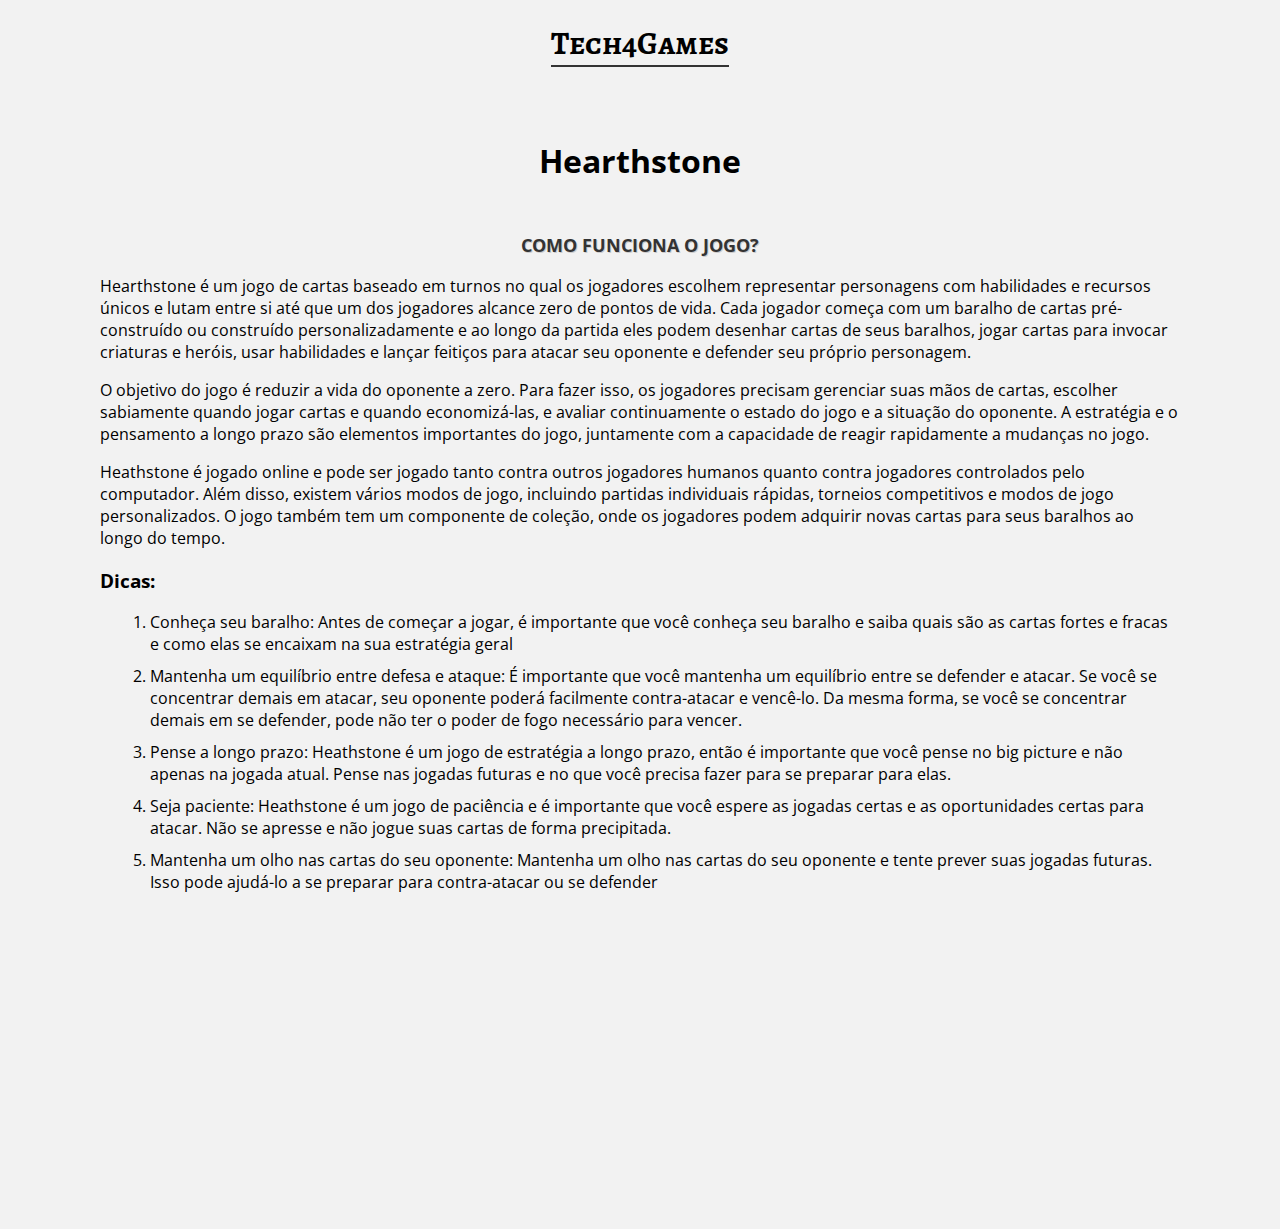
<file: Aula 05/Vitrine de jogos/hearthstone.html>
<!DOCTYPE html>
<html lang="pt-br">

<head>
    <meta charset="UTF-8">
    <meta http-equiv="X-UA-Compatible" content="IE=edge">
    <meta name="viewport" content="width=device-width, initial-scale=1.0">
    <title>Tech4Games</title>
    <link href="https://fonts.googleapis.com/css2?family=Open+Sans:wght@400;700&display=swap" rel="stylesheet">
    <link rel="stylesheet" href="styles.css">
    <link rel="preconnect" href="https://fonts.googleapis.com">
    <link rel="preconnect" href="https://fonts.gstatic.com" crossorigin>
    <link href="https://fonts.googleapis.com/css2?family=Alegreya+SC:ital,wght@1,700&family=Bebas+Neue&display=swap"
        rel="stylesheet">
</head>

<body>
    <header>
        <h1 class="logo">Tech4Games</h1>
    </header>

    <main id="home">
        <h1 class="home-title">Hearthstone</h1>
    </main>
    <div class="game-information">
        <h2 class="home-text">Como funciona o jogo?</h2>
        <p>Hearthstone é um jogo de cartas baseado em turnos no qual os jogadores escolhem representar personagens com
            habilidades e recursos únicos e lutam entre si até que um dos jogadores alcance zero de pontos de vida. Cada
            jogador começa com um baralho de cartas pré-construído ou construído personalizadamente e ao longo da
            partida eles podem desenhar cartas de seus baralhos, jogar cartas para invocar criaturas e heróis, usar
            habilidades e lançar feitiços para atacar seu oponente e defender seu próprio personagem.</p>
        <p>O objetivo do jogo é reduzir a vida do oponente a zero. Para fazer isso, os jogadores precisam gerenciar suas
            mãos de cartas, escolher sabiamente quando jogar cartas e quando economizá-las, e avaliar continuamente o
            estado do jogo e a situação do oponente. A estratégia e o pensamento a longo prazo são elementos importantes
            do jogo, juntamente com a capacidade de reagir rapidamente a mudanças no jogo.</p>
        <p>Heathstone é jogado online e pode ser jogado tanto contra outros jogadores humanos quanto contra jogadores
            controlados pelo computador. Além disso, existem vários modos de jogo, incluindo partidas individuais
            rápidas, torneios competitivos e modos de jogo personalizados. O jogo também tem um componente de coleção,
            onde os jogadores podem adquirir novas cartas para seus baralhos ao longo do tempo.</p>
        <h3>Dicas:</h3>
        <ol>
            <li>
                Conheça seu baralho: Antes de começar a jogar, é importante que você conheça seu baralho e saiba quais são as cartas fortes e fracas e como elas se encaixam na sua estratégia geral
            </li>
            <li>
                Mantenha um equilíbrio entre defesa e ataque: É importante que você mantenha um equilíbrio entre se defender e atacar. Se você se concentrar demais em atacar, seu oponente poderá facilmente contra-atacar e vencê-lo. Da mesma forma, se você se concentrar demais em se defender, pode não ter o poder de fogo necessário para vencer.
            </li>
            <li>
                Pense a longo prazo: Heathstone é um jogo de estratégia a longo prazo, então é importante que você pense no big picture e não apenas na jogada atual. Pense nas jogadas futuras e no que você precisa fazer para se preparar para elas.
            </li>
            <li>
                Seja paciente: Heathstone é um jogo de paciência e é importante que você espere as jogadas certas e as oportunidades certas para atacar. Não se apresse e não jogue suas cartas de forma precipitada.
            </li>
            <li>
                Mantenha um olho nas cartas do seu oponente: Mantenha um olho nas cartas do seu oponente e tente prever suas jogadas futuras. Isso pode ajudá-lo a se preparar para contra-atacar ou se defender
            </li>
        </ol>
    </div>
    <div class="game-video">
        <iframe width="560" height="315" src="https://www.youtube.com/embed/SCq4WmfRPyg" title="YouTube video player"
            frameborder="0"
            allow="accelerometer; autoplay; clipboard-write; encrypted-media; gyroscope; picture-in-picture; web-share"
            allowfullscreen></iframe>
    </div>

</html>
</file>
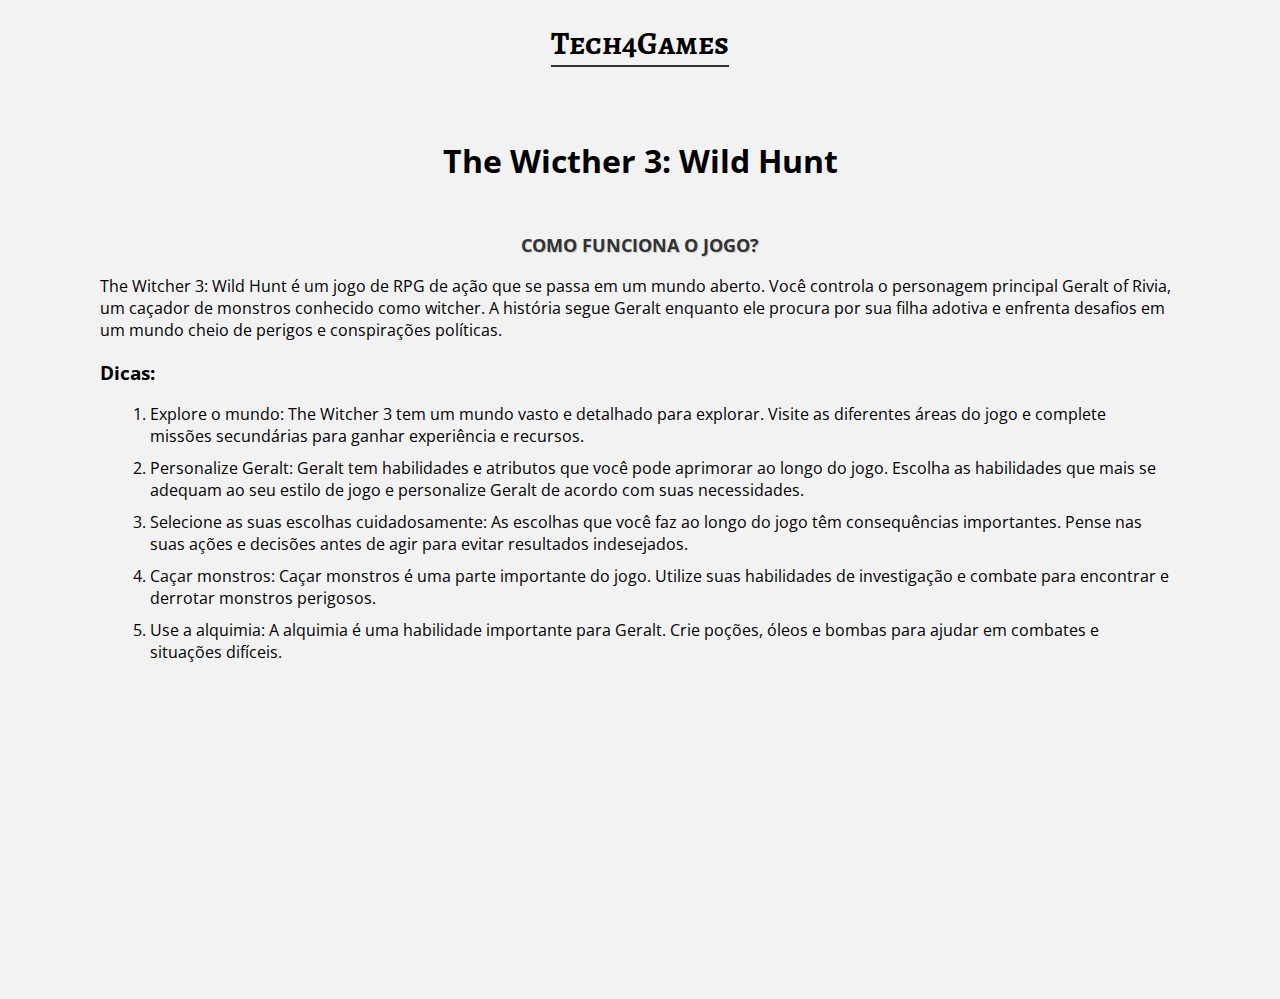
<file: Aula 05/Vitrine de jogos/the-witcher.html>
<!DOCTYPE html>
<html lang="pt-br">

<head>
    <meta charset="UTF-8">
    <meta http-equiv="X-UA-Compatible" content="IE=edge">
    <meta name="viewport" content="width=device-width, initial-scale=1.0">
    <title>Tech4Games</title>
    <link href="https://fonts.googleapis.com/css2?family=Open+Sans:wght@400;700&display=swap" rel="stylesheet">
    <link rel="stylesheet" href="styles.css">
    <link rel="preconnect" href="https://fonts.googleapis.com">
    <link rel="preconnect" href="https://fonts.gstatic.com" crossorigin>
    <link href="https://fonts.googleapis.com/css2?family=Alegreya+SC:ital,wght@1,700&family=Bebas+Neue&display=swap"
        rel="stylesheet">
</head>

<body>
    <header>
        <h1 class="logo">Tech4Games</h1>
    </header>

    <main id="home">
        <h1 class="home-title">The Wicther 3: Wild Hunt</h1>
    </main>
        <div class="game-information"><h2 class="home-text">Como funciona o jogo?</h2>
            <p>The Witcher 3: Wild Hunt é um jogo de RPG de ação que se passa em um mundo aberto. Você controla o personagem principal Geralt of Rivia, um caçador de monstros conhecido como witcher. A história segue Geralt enquanto ele procura por sua filha adotiva e enfrenta desafios em um mundo cheio de perigos e conspirações políticas.</p>
            <h3>Dicas:</h3>
            <ol>
                <li>
                    Explore o mundo: The Witcher 3 tem um mundo vasto e detalhado para explorar. Visite as diferentes áreas do jogo e complete missões secundárias para ganhar experiência e recursos.
                </li>
                <li>
                    Personalize Geralt: Geralt tem habilidades e atributos que você pode aprimorar ao longo do jogo. Escolha as habilidades que mais se adequam ao seu estilo de jogo e personalize Geralt de acordo com suas necessidades.
                </li>
                <li>
                    Selecione as suas escolhas cuidadosamente: As escolhas que você faz ao longo do jogo têm consequências importantes. Pense nas suas ações e decisões antes de agir para evitar resultados indesejados.
                </li>
                <li>
                    Caçar monstros: Caçar monstros é uma parte importante do jogo. Utilize suas habilidades de investigação e combate para encontrar e derrotar monstros perigosos.
                </li>
                <li>
                    Use a alquimia: A alquimia é uma habilidade importante para Geralt. Crie poções, óleos e bombas para ajudar em combates e situações difíceis.
                </li>
            </ol>
        </div>
        <div class="game-video">
            <iframe width="560" height="315" src="https://www.youtube.com/embed/py0a8QrFIsw" title="YouTube video player" frameborder="0" allow="accelerometer; autoplay; clipboard-write; encrypted-media; gyroscope; picture-in-picture; web-share" allowfullscreen></iframe>
        </div>

</html>
</file>
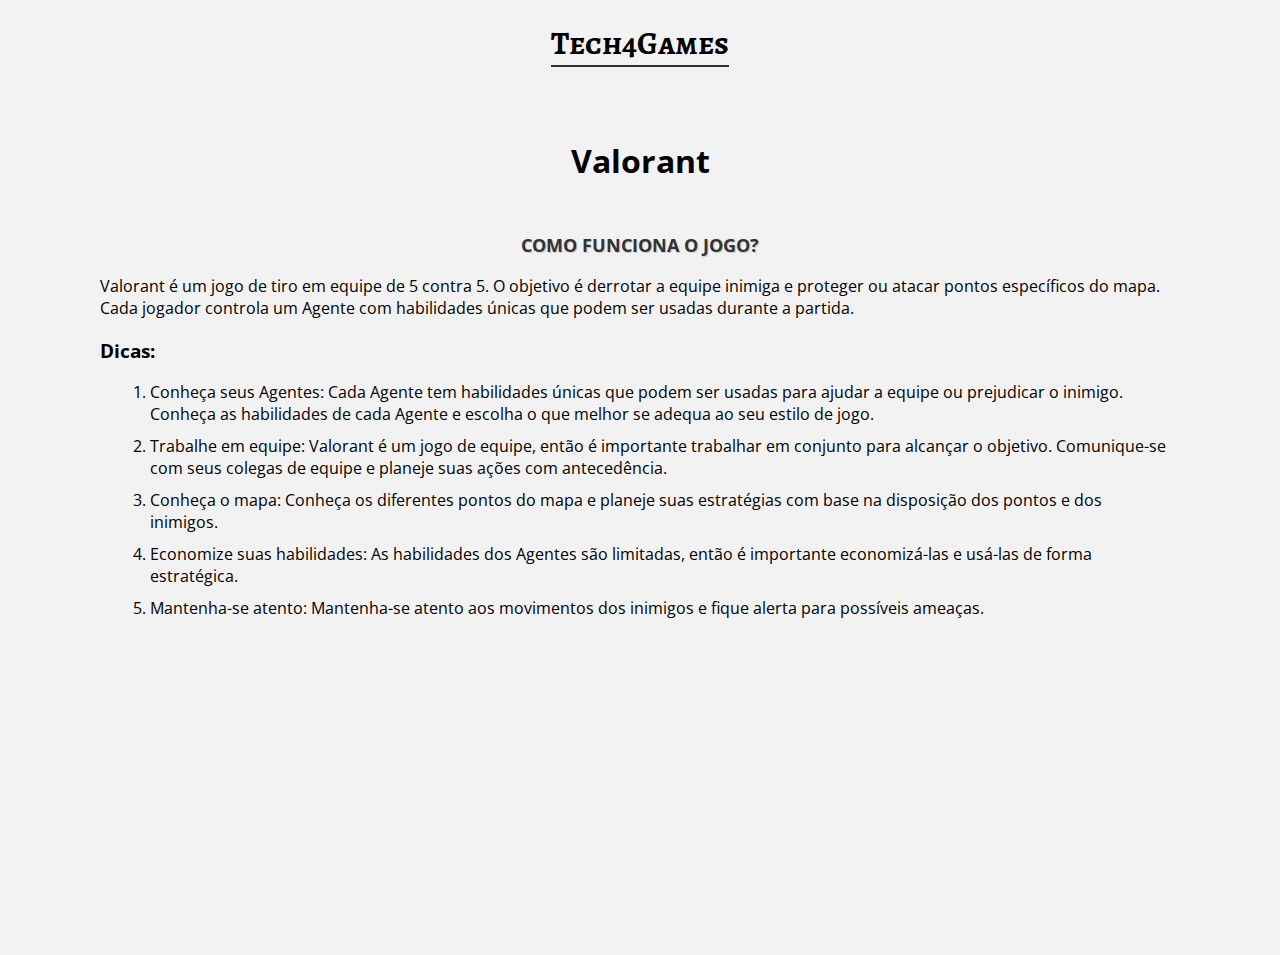
<file: Aula 05/Vitrine de jogos/valorant.html>
<!DOCTYPE html>
<html lang="pt-br">

<head>
    <meta charset="UTF-8">
    <meta http-equiv="X-UA-Compatible" content="IE=edge">
    <meta name="viewport" content="width=device-width, initial-scale=1.0">
    <title>Tech4Games</title>
    <link href="https://fonts.googleapis.com/css2?family=Open+Sans:wght@400;700&display=swap" rel="stylesheet">
    <link rel="stylesheet" href="styles.css">
    <link rel="preconnect" href="https://fonts.googleapis.com">
    <link rel="preconnect" href="https://fonts.gstatic.com" crossorigin>
    <link href="https://fonts.googleapis.com/css2?family=Alegreya+SC:ital,wght@1,700&family=Bebas+Neue&display=swap"
        rel="stylesheet">
</head>

<body>
    <header>
        <h1 class="logo">Tech4Games</h1>
    </header>

    <main id="home">
        <h1 class="home-title">Valorant</h1>
    </main>
        <div class="game-information"><h2 class="home-text">Como funciona o jogo?</h2>
            <p>Valorant é um jogo de tiro em equipe de 5 contra 5. O objetivo é derrotar a equipe inimiga e proteger ou atacar pontos específicos do mapa. Cada jogador controla um Agente com habilidades únicas que podem ser usadas durante a partida.</p>
            <h3>Dicas:</h3>
            <ol>
                <li>
                    Conheça seus Agentes: Cada Agente tem habilidades únicas que podem ser usadas para ajudar a equipe ou prejudicar o inimigo. Conheça as habilidades de cada Agente e escolha o que melhor se adequa ao seu estilo de jogo.
                </li>
                <li>
                    Trabalhe em equipe: Valorant é um jogo de equipe, então é importante trabalhar em conjunto para alcançar o objetivo. Comunique-se com seus colegas de equipe e planeje suas ações com antecedência.
                </li>
                <li>
                    Conheça o mapa: Conheça os diferentes pontos do mapa e planeje suas estratégias com base na disposição dos pontos e dos inimigos.
                </li>
                <li>
                    Economize suas habilidades: As habilidades dos Agentes são limitadas, então é importante economizá-las e usá-las de forma estratégica.
                </li>
                <li>
                    Mantenha-se atento: Mantenha-se atento aos movimentos dos inimigos e fique alerta para possíveis ameaças.
                </li>
            </ol>
        </div>
        <div class="game-video">
            <iframe width="560" height="315" src="https://www.youtube.com/embed/JxyAt2d4W4Q" title="YouTube video player" frameborder="0" allow="accelerometer; autoplay; clipboard-write; encrypted-media; gyroscope; picture-in-picture; web-share" allowfullscreen></iframe>
        </div>

</html>
</file>
<file: Aula 03/Atributos, listas e tabelas/Styles.css>
.lista-de-compras {
    background: linear-gradient(to bottom, #00b5e2, #00f0ff);
    display: flex;
    flex-direction: column;
    justify-content: center;
    align-items: center;
    height: 100vh;
    position: relative;
  }
  
  .container {
    background-color: white;
    padding: 25px;
    position: absolute;
    top: 50%;
    left: 50%;
    transform: translate(-50%, -50%);
    border-radius: 10px;
    box-shadow: 0 10px 20px rgba(0,0,0,0.19), 0 6px 6px rgba(0,0,0,0.23);
  }
  
  h1 {
    color: #00b5e2;
    margin-bottom: 20px;
    text-align: center;
    font-size: 36px;
    font-weight: bold;
  }
  
  ol {
    list-style-type: decimal;
    padding-left: 30px;
    color: #00b5e2;
    text-align: left;
    max-width: 500px;
    font-size: 22px;
  }
  
  ul {
    list-style-type: circle;
    padding-left: 30px;
    color: #00b5e2;
    text-align: left;
    max-width: 500px;
    font-size: 22px;
  }
</file>
<file: Aula 03/Estoque-de-produtos-da-loja/styles.css>
table {
    width: 60%;
    margin: 20px auto;
    border-collapse: collapse;
  }
  
  thead th {
    background-color: #f9a602;
    color: #ffffff;
    text-align: left;
    padding: 10px;
  }
  
  tbody td {
    border: 1px solid #f9a602;
    padding: 10px;
  }
  
  tbody tr:nth-child(even) {
    background-color: #f7f7f7;
  }
  
  strong {
    font-size: 1.2em;
    display: block;
  }
</file>
<file: Aula 05/Tech4travel/styles.css>
body {
  font-family: 'Open Sans', sans-serif;
  margin: 0;
  padding: 0;
  background-color: #f2f2f2;
}

.logo {
  font-family: 'Alegreya SC', serif;
  text-align: center;
  margin: 50px 0;
  font-weight: 700;
}

header {
  display: flex;
  justify-content: space-between;
  align-items: center;
  padding: 0 50px;
}

nav ul {
  display: flex;
  justify-content: center;
  list-style: none;
  margin: 0;
  padding: 0;
}

nav a {
  font-weight: 700;
  text-decoration: none;
  color: #333;
  padding: 20px;
  display: block;
}

nav a:hover {
  opacity: 1;
  box-shadow: 2px 5px 10px rgba(0, 0, 0, 0.2);
  transform: translateY(-5px);
}

.home-title {
  text-align: center;
  font-weight: 700;
  margin: 50px 0;
}

.home-text {
  text-align: center;
  margin: 25px 0;
  font-size: 18px;
  line-height: 1.5;
  width: 50%;
  margin: 0 auto;
}

.home-btn {
  display: block;
  margin: 25px auto;
  padding: 15px 50px;
  background-color: blue;
  color: white;
  text-decoration: none;
  text-align: center;
}

.destinations-container {
  display: flex;
  flex-wrap: wrap;
  justify-content: center;
  align-items: center;
  text-align: center;
}

.destination {
  width: 30%;
  margin: 30px;
  box-shadow: 0 0 10px rgba(0, 0, 0, 0.3);
  border-radius: 10px;
  overflow: hidden;
}

.destination img {
  width: 100%;
  height: 200px;
  object-fit: cover;
  transition: all 0.7s ease-in-out;
}

.destination img:hover {
  transform: scale(1.1);
  box-shadow: 2px 2px 5px rgba(0, 0, 0, 0.2);
}

.destination h3 {
  font-size: 1.5em;
  margin-top: 20px;
}

.destination p {
  font-size: 1.2em;
  color: gray;
  margin: 20px;
}

.destination a {
  display: block;
  padding: 10px 20px;
  background-color: blue;
  color: white;
  border-radius: 10px;
  text-decoration: none;
  margin-top: 20px;
}

.destination a:hover {
  background-color: lightblue;
}

.message-container {
  width: 80%;
  margin: 50px auto;
  padding: 30px;
  text-align: center;
  background-color: #fff;
  box-shadow: 0px 10px 20px 0px rgba(0, 0, 0, 0.1);
  animation: zoomIn 0.5s ease-in-out;
}

@keyframes zoomIn {
  from {
    transform: scale(0);
  }

  to {
    transform: scale(1);
  }
}

.message-container h2 {
  margin-bottom: 20px;
  font-size: 36px;
  font-weight: bold;
  color: #333;
}

.message-container p {
  font-size: 18px;
  color: #777;
  margin-bottom: 30px;
}

.message-container a {
  display: inline-block;
  padding: 10px 20px;
  font-size: 18px;
  font-weight: bold;
  color: #fff;
  background-color: #333;
  border-radius: 5px;
  transition: all 0.3s ease-in-out;
}

.message-container a:hover {
  background-color: #fff;
  color: #333;
  cursor: pointer;
}

.container {
  width: 80%;
  margin: 0 auto;
  text-align: center;
  padding: 50px 0;
}

h2 {
  font-size: 36px;
  font-weight: bold;
  margin-bottom: 40px;
}

.contact-info {
  display: flex;
  justify-content: space-between;
  margin-bottom: 40px;
}

.contact-info div {
  width: 30%;
  text-align: left;
}

.contact-info i {
  font-size: 36px;
  margin-right: 10px;
  color: #5e5e5e;
}

.contact-form {
  background-color: #f2f2f2;
  padding: 40px;
  border-radius: 10px;
}

.form-control {
  width: 100%;
  padding: 10px;
  margin-bottom: 20px;
  border: none;
  border-radius: 5px;
  box-shadow: 2px 2px 5px #ccc;
}

textarea.form-control {
  height: 150px;
}

.btn {
  width: 100%;
  padding: 10px;
  background-color: #5e5e5e;
  color: #fff;
  border: none;
  border-radius: 5px;
  font-size: 18px;
  font-weight: bold;
  cursor: pointer;
}

table {
  width: 80%;
  margin: 20px auto;
  border-collapse: collapse;
}

th,
td {
  border: 1px solid #dddddd;
  padding: 8px;
  text-align: left;
}

th {
  background-color: #dddddd;
}

#about {
  text-align: center;
  margin: 20px;
}

#pricing {
  padding: 100px;
}

footer {
  text-align: center;
  padding-top: 130px;
}
</file>
<file: Aula 05/Vitrine de jogos/styles.css>
body {
    font-family: 'Open Sans', sans-serif;
    margin: 0;
    padding: 0;
    background-color: #f2f2f2;
  }
  
  .logo {
    font-family: 'Alegreya SC', serif;
    text-align: center;
    font-weight: 700;
    border-bottom: 2px solid #333;
    display: inline-block;
  }
  
  header {
    text-align: center;
  }
  
  .home-title {
    text-align: center;
    font-weight: 700;
    margin: 50px 0;
  }
  
  .home-text {
    text-align: center;
    margin: 25px 0;
    font-size: 18px;
    line-height: 1.5;
    width: 50%;
    margin: 0 auto;
  }
  
  .home-btn {
    display: block;
    margin: 25px auto;
    padding: 15px 50px;
    background-color: blue;
    color: white;
    text-decoration: none;
    text-align: center;
  }
  
  .game-container {
    display: flex;
    flex-wrap: wrap;
    justify-content: center;
    align-items: center;
    text-align: center;
  }
  
  .game {
    width: 30%;
    margin: 30px;
    box-shadow: 0 0 10px rgba(0, 0, 0, 0.3);
    border-radius: 10px;
    overflow: hidden;
  }
  
  .game img {
    width: 100%;
    height: 200px;
    object-fit: cover;
    transition: all 0.7s ease-in-out;
  }
  
  .game img:hover {
    transform: scale(1.1);
    box-shadow: 2px 2px 5px rgba(0, 0, 0, 0.2);
  }
  
  .game h3 {
    font-size: 1.5em;
    margin-top: 20px;
  }
  
  .game p {
    font-size: 1.2em;
    color: gray;
    margin: 20px;
  }
  
  .game a {
    display: block;
    padding: 10px 20px;
    background-color: blue;
    color: white;
    border-radius: 10px;
    text-decoration: none;
    margin-top: 20px;
  }
  
  .game a:hover {
    background-color: lightblue;
  }
  
  h2 {
    font-size: 36px;
    font-weight: bold;
    margin-bottom: 40px;
    text-transform: uppercase;
    color: #333;
    text-shadow: 1px 1px #ccc;
  }

  .game-video {
    text-align: center;
  }

  .game-information {
    width: 120vh;
    margin: auto;
  }

  .game-information li {
    margin: 10px;
  }
</file>
